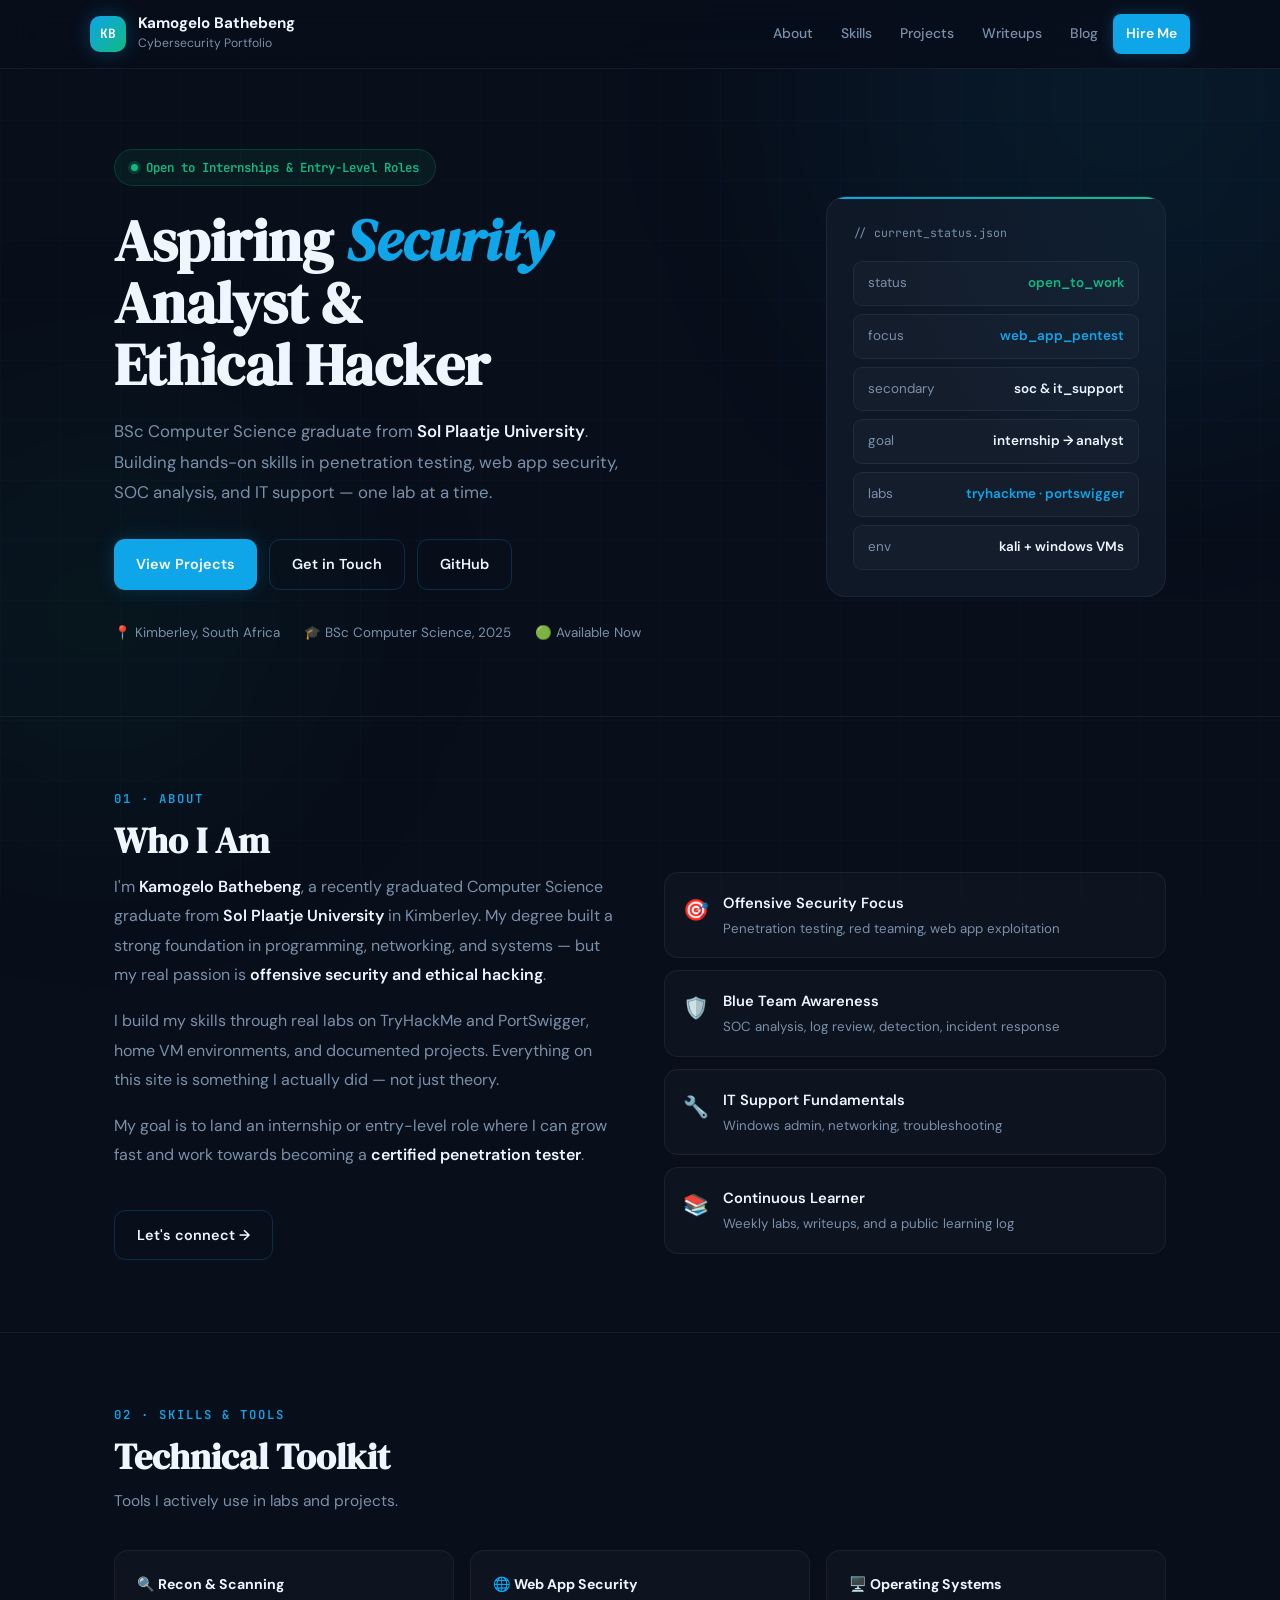
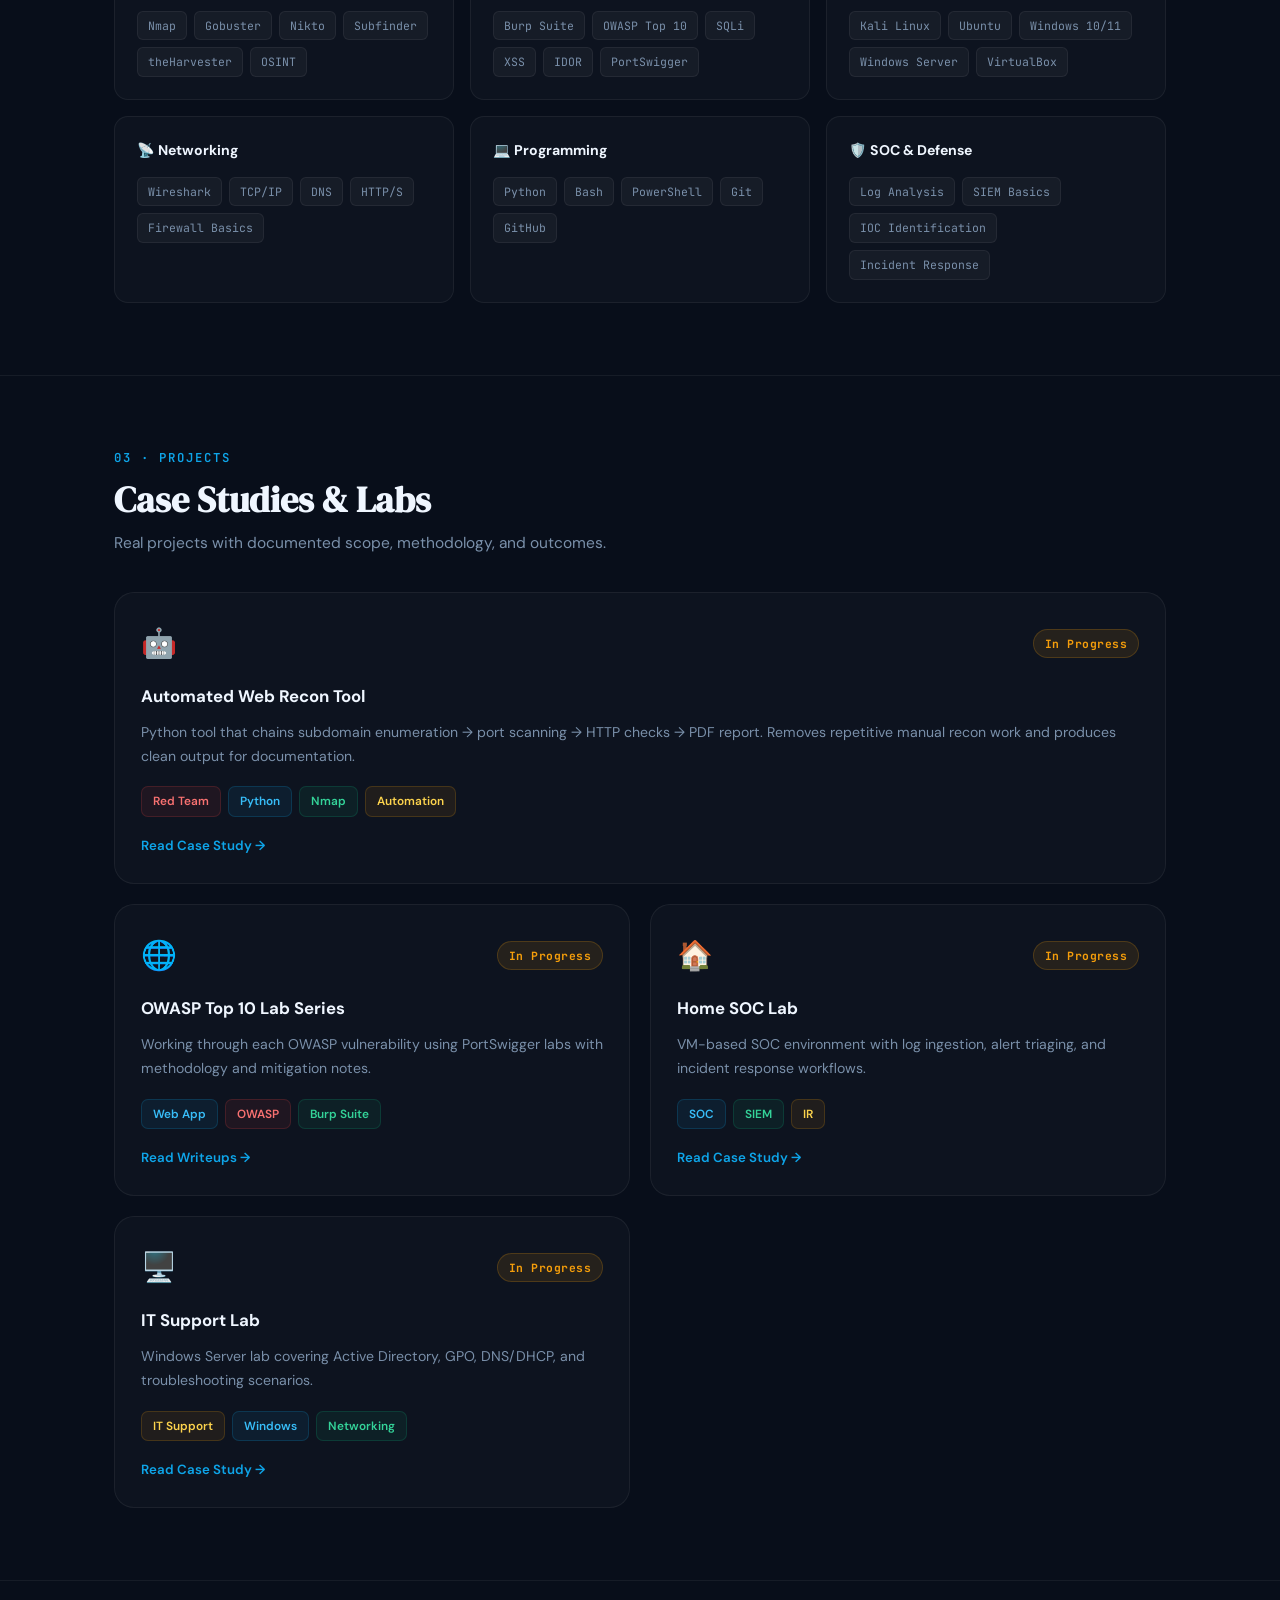
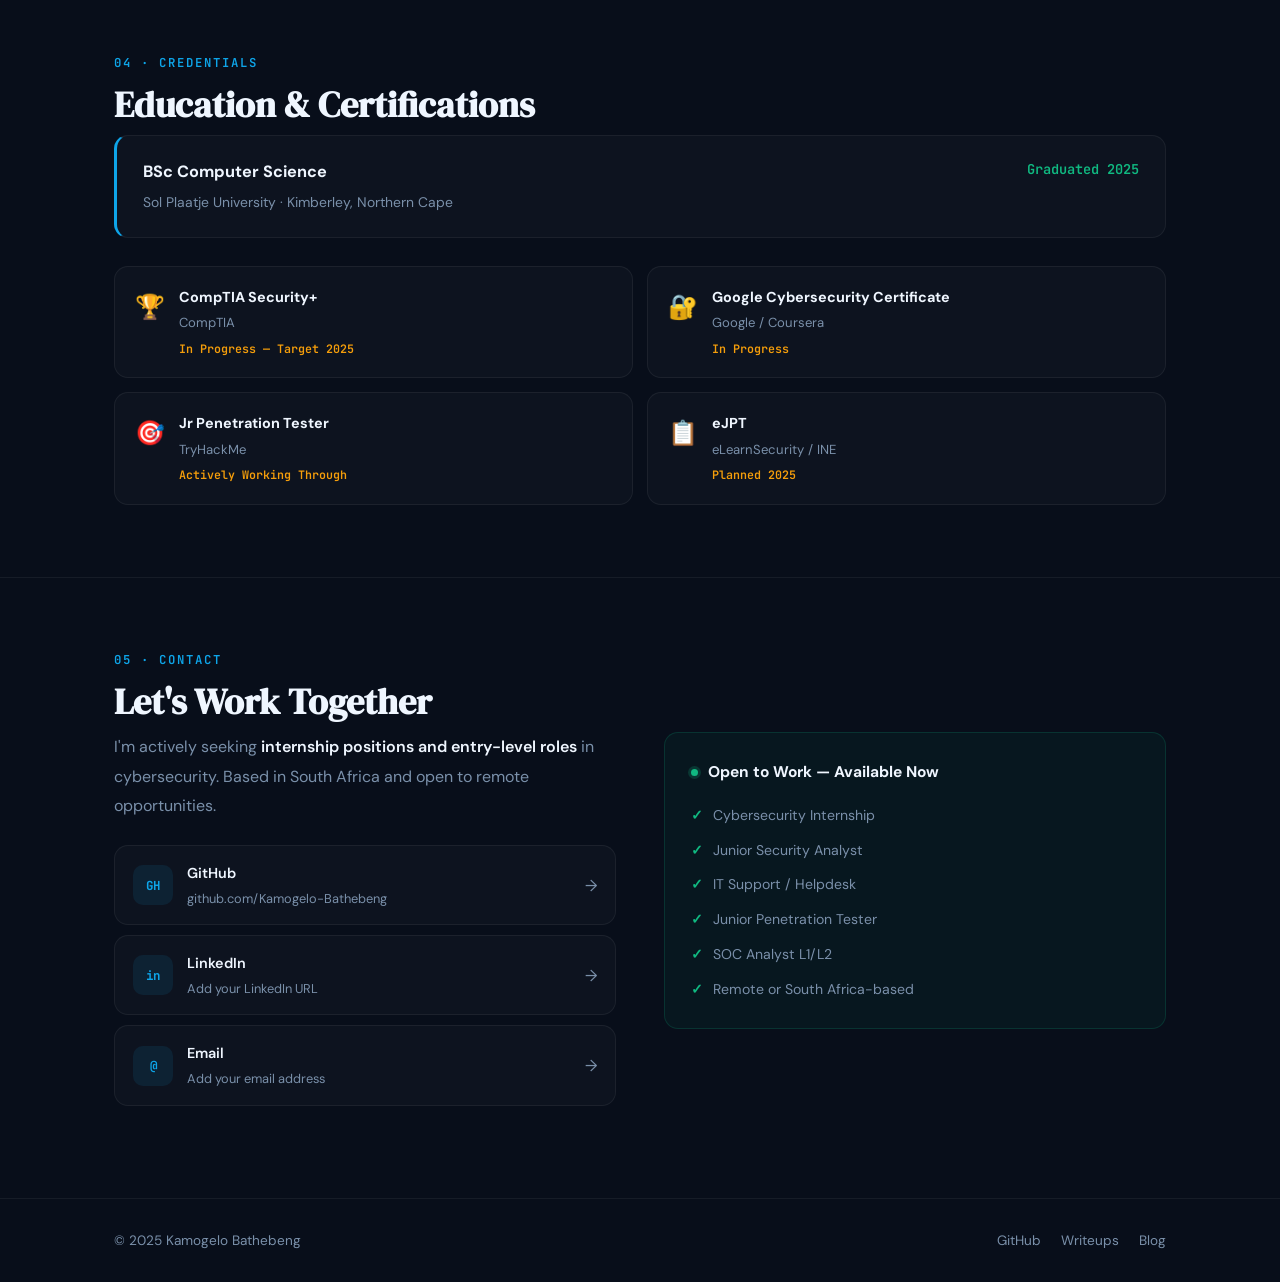
<file: index.html>
<!DOCTYPE html>
<html lang="en">
<head>
  <meta charset="utf-8"/>
  <meta name="viewport" content="width=device-width, initial-scale=1"/>
  <title>Kamogelo Bathebeng | Cybersecurity Portfolio</title>
  <meta name="description" content="BSc Computer Science graduate — open to cybersecurity internships and entry-level roles."/>
  <link rel="preconnect" href="https://fonts.googleapis.com"/>
  <link href="https://fonts.googleapis.com/css2?family=DM+Serif+Display:ital@0;1&family=DM+Sans:wght@400;500;600;700&family=JetBrains+Mono:wght@400;600&display=swap" rel="stylesheet"/>
  <style>
    :root {
      --bg:     #080E1A;
      --bg2:    #0F1827;
      --text:   #EFF6FF;
      --muted:  #7A90AA;
      --teal:   #0EA5E9;
      --teal2:  #0284C7;
      --green:  #10B981;
      --amber:  #F59E0B;
      --border: rgba(255,255,255,0.06);
      --bh:     rgba(14,165,233,0.22);
      --card:   rgba(255,255,255,0.025);
      --r:      14px;
    }
    *, *::before, *::after { box-sizing: border-box; margin: 0; padding: 0; }
    html { scroll-behavior: smooth; }
    body { font-family: 'DM Sans', sans-serif; background: var(--bg); color: var(--text); line-height: 1.7; overflow-x: hidden; }
    a { color: var(--teal); text-decoration: none; }
    strong { color: var(--text); font-weight: 600; }

    /* ── BACKGROUND ── */
    .bg-grid {
      position: fixed; inset: 0; z-index: 0; pointer-events: none;
      background-image: linear-gradient(rgba(14,165,233,0.03) 1px, transparent 1px), linear-gradient(90deg, rgba(14,165,233,0.03) 1px, transparent 1px);
      background-size: 60px 60px;
      animation: gridMove 20s linear infinite;
    }
    @keyframes gridMove { 0% { background-position: 0 0; } 100% { background-position: 60px 60px; } }
    .orb { position: fixed; border-radius: 50%; filter: blur(120px); pointer-events: none; z-index: 0; }
    .orb-1 { width: 600px; height: 600px; background: rgba(14,165,233,0.07); top: -200px; right: -150px; animation: orbFloat 8s ease-in-out infinite; }
    .orb-2 { width: 400px; height: 400px; background: rgba(16,185,129,0.05); bottom: 10%; left: -100px; animation: orbFloat 8s ease-in-out 4s infinite; }
    @keyframes orbFloat { 0%,100% { transform: translateY(0); } 50% { transform: translateY(-30px); } }

    /* ── LAYOUT ── */
    .container { max-width: 1100px; margin: 0 auto; padding: 0 24px; position: relative; z-index: 1; }
    .divider { height: 1px; background: var(--border); position: relative; z-index: 1; }
    section { padding: 72px 0; position: relative; z-index: 1; }

    /* ── NAV ── */
    #navbar {
      position: sticky; top: 0; z-index: 200;
      background: rgba(8,14,26,0.85); backdrop-filter: blur(20px);
      border-bottom: 1px solid var(--border); transition: background .3s;
    }
    .nav-inner { display: flex; align-items: center; justify-content: space-between; padding: 14px 0; }
    .nav-brand { display: flex; align-items: center; gap: 12px; color: var(--text); transition: opacity .2s; }
    .nav-brand:hover { opacity: 0.85; color: var(--text); }
    .nav-mark {
      width: 36px; height: 36px; border-radius: 10px;
      background: linear-gradient(135deg, var(--teal), var(--green));
      display: flex; align-items: center; justify-content: center;
      font-family: 'JetBrains Mono', monospace; font-weight: 700; font-size: 0.8rem; color: #fff;
      box-shadow: 0 0 20px rgba(14,165,233,0.3); flex-shrink: 0;
    }
    .nav-name { font-weight: 700; font-size: 0.95rem; line-height: 1.2; }
    .nav-tagline { font-size: 0.76rem; color: var(--muted); }
    .nav-links { display: flex; gap: 2px; align-items: center; }
    .nav-links a {
      color: var(--muted); font-weight: 500; font-size: 0.87rem;
      padding: 8px 13px; border-radius: 8px;
      transition: color .2s, background .2s; position: relative;
    }
    .nav-links a:hover { color: var(--text); background: rgba(255,255,255,0.04); }
    .nav-links a.nav-cta {
      background: var(--teal); color: #fff !important; font-weight: 600;
      box-shadow: 0 0 16px rgba(14,165,233,0.25);
      transition: background .2s, transform .2s, box-shadow .2s;
    }
    .nav-links a.nav-cta:hover { background: var(--teal2); transform: translateY(-1px); box-shadow: 0 0 24px rgba(14,165,233,0.4); }
    .nav-toggle { display: none; background: none; border: 1px solid var(--border); color: var(--text); border-radius: 8px; padding: 8px 12px; cursor: pointer; font-size: 0.85rem; font-family: inherit; transition: border-color .2s; }
    .nav-toggle:hover { border-color: var(--bh); }

    @media (max-width: 760px) {
      .nav-toggle { display: block; }
      .nav-links { display: none; flex-direction: column; position: absolute; top: 100%; left: 0; right: 0; background: rgba(8,14,26,0.97); backdrop-filter: blur(20px); border-bottom: 1px solid var(--border); padding: 14px 24px 20px; gap: 2px; }
      .nav-links.open { display: flex; animation: slideDown .2s ease; }
      .nav-links a { padding: 12px 8px; border-bottom: 1px solid var(--border); border-radius: 0; }
      @keyframes slideDown { from { opacity: 0; transform: translateY(-8px); } to { opacity: 1; transform: translateY(0); } }
    }

    /* ── HERO ── */
    .hero { padding: 80px 0 72px; }
    .hero-layout { display: grid; grid-template-columns: 1fr 340px; gap: 56px; align-items: center; }
    @media (max-width: 900px) { .hero-layout { grid-template-columns: 1fr; gap: 40px; } }

    .hero-badge {
      display: inline-flex; align-items: center; gap: 8px;
      background: rgba(16,185,129,0.08); border: 1px solid rgba(16,185,129,0.2);
      border-radius: 999px; padding: 7px 16px; margin-bottom: 24px;
      font-family: 'JetBrains Mono', monospace; font-size: 0.78rem; font-weight: 600; color: var(--green);
      animation: fadeUp .6s ease both;
    }
    .dot { width: 7px; height: 7px; border-radius: 50%; background: var(--green); flex-shrink: 0; box-shadow: 0 0 0 3px rgba(16,185,129,0.2); animation: pulse 2s infinite; }
    @keyframes pulse { 0%,100% { box-shadow: 0 0 0 3px rgba(16,185,129,0.2); } 50% { box-shadow: 0 0 0 7px rgba(16,185,129,0.04); } }

    .hero h1 { font-family: 'DM Serif Display', serif; font-size: clamp(2.4rem, 5vw, 3.6rem); line-height: 1.08; margin-bottom: 20px; animation: fadeUp .7s .1s ease both; }
    .hero h1 em { font-style: italic; color: var(--teal); }
    .hero-sub { font-size: 1.05rem; color: var(--muted); max-width: 520px; margin-bottom: 32px; line-height: 1.8; animation: fadeUp .7s .2s ease both; }
    .btn-row { display: flex; gap: 12px; flex-wrap: wrap; margin-bottom: 32px; animation: fadeUp .7s .3s ease both; }
    .hero-facts { display: flex; gap: 24px; flex-wrap: wrap; font-size: 0.84rem; color: var(--muted); animation: fadeUp .7s .4s ease both; }

    .status-card {
      background: var(--bg2); border: 1px solid var(--border); border-radius: 20px; padding: 26px;
      position: relative; overflow: hidden; animation: fadeUp .8s .2s ease both;
      transition: border-color .3s, transform .3s;
    }
    .status-card:hover { border-color: var(--bh); transform: translateY(-4px); }
    .status-card::before { content: ''; position: absolute; top: 0; left: 0; right: 0; height: 2px; background: linear-gradient(90deg, var(--teal), var(--green)); }
    .status-card::after { content: ''; position: absolute; inset: 0; background: radial-gradient(ellipse at top right, rgba(14,165,233,0.05), transparent 60%); pointer-events: none; }
    .status-card-title { font-family: 'JetBrains Mono', monospace; font-size: 0.72rem; color: var(--muted); margin-bottom: 18px; }
    .status-rows { display: flex; flex-direction: column; gap: 8px; }
    .status-row { display: flex; justify-content: space-between; align-items: center; background: rgba(255,255,255,0.025); border: 1px solid var(--border); border-radius: 9px; padding: 10px 14px; font-size: 0.84rem; transition: border-color .2s, background .2s; }
    .status-row:hover { border-color: var(--bh); background: rgba(14,165,233,0.04); }
    .s-label { color: var(--muted); }
    .s-value { font-weight: 600; }
    .s-value.teal { color: var(--teal); }
    .s-value.green { color: var(--green); }

    /* ── BUTTONS ── */
    .btn { display: inline-flex; align-items: center; gap: 8px; padding: 12px 22px; border-radius: 11px; font-weight: 600; font-size: 0.9rem; border: none; cursor: pointer; transition: transform .2s, background .2s, box-shadow .2s; font-family: inherit; }
    .btn:hover { transform: translateY(-2px); }
    .btn-primary { background: var(--teal); color: #fff; box-shadow: 0 0 20px rgba(14,165,233,0.2); }
    .btn-primary:hover { background: var(--teal2); box-shadow: 0 0 30px rgba(14,165,233,0.4); color: #fff; }
    .btn-outline { background: transparent; color: var(--text); border: 1px solid var(--bh); }
    .btn-outline:hover { background: rgba(14,165,233,0.08); color: var(--text); }

    /* ── SECTION HEADERS ── */
    .section-label { font-family: 'JetBrains Mono', monospace; font-size: 0.77rem; font-weight: 600; color: var(--teal); text-transform: uppercase; letter-spacing: 2px; margin-bottom: 10px; }
    .section-title { font-family: 'DM Serif Display', serif; font-size: clamp(1.8rem, 2.8vw, 2.4rem); line-height: 1.15; margin-bottom: 10px; }
    .section-sub { color: var(--muted); font-size: 0.97rem; margin-bottom: 36px; max-width: 560px; }

    /* ── TWO COL ── */
    .two-col { display: grid; grid-template-columns: 1fr 1fr; gap: 48px; align-items: start; }
    @media (max-width: 740px) { .two-col { grid-template-columns: 1fr; gap: 32px; } }

    /* ── ABOUT ── */
    .about-text p { color: var(--muted); margin-bottom: 16px; line-height: 1.85; }
    .highlights { display: flex; flex-direction: column; gap: 12px; }
    .highlight-item { display: flex; gap: 14px; align-items: flex-start; background: var(--card); border: 1px solid var(--border); border-radius: var(--r); padding: 18px; transition: border-color .25s, transform .25s, background .25s; }
    .highlight-item:hover { border-color: var(--bh); transform: translateX(6px); background: rgba(14,165,233,0.03); }
    .hi-icon { font-size: 1.3rem; flex-shrink: 0; margin-top: 1px; }
    .highlight-item strong { display: block; font-size: 0.92rem; margin-bottom: 3px; color: var(--text); }
    .highlight-item p { font-size: 0.83rem; margin: 0; color: var(--muted); line-height: 1.55; }

    /* ── SKILLS ── */
    .skills-grid { display: grid; grid-template-columns: repeat(3,1fr); gap: 16px; }
    @media (max-width: 900px) { .skills-grid { grid-template-columns: 1fr 1fr; } }
    @media (max-width: 520px) { .skills-grid { grid-template-columns: 1fr; } }
    .skill-box { background: var(--card); border: 1px solid var(--border); border-radius: var(--r); padding: 22px; transition: border-color .25s, transform .25s, box-shadow .25s; position: relative; overflow: hidden; }
    .skill-box::before { content: ''; position: absolute; inset: 0; background: radial-gradient(ellipse at top left, rgba(14,165,233,0.06), transparent 60%); opacity: 0; transition: opacity .3s; }
    .skill-box:hover { border-color: var(--bh); transform: translateY(-5px); box-shadow: 0 16px 40px rgba(0,0,0,0.3); }
    .skill-box:hover::before { opacity: 1; }
    .skill-box-title { font-weight: 700; font-size: 0.88rem; margin-bottom: 14px; position: relative; }
    .tags { display: flex; flex-wrap: wrap; gap: 7px; position: relative; }
    .tags span { font-family: 'JetBrains Mono', monospace; font-size: 0.72rem; padding: 4px 10px; border-radius: 6px; background: rgba(255,255,255,0.04); border: 1px solid var(--border); color: var(--muted); transition: color .2s, border-color .2s, background .2s; cursor: default; }
    .tags span:hover { color: var(--teal); border-color: var(--bh); background: rgba(14,165,233,0.07); }

    /* ── PROJECTS ── */
    .projects-grid { display: grid; grid-template-columns: 1fr 1fr; gap: 20px; }
    @media (max-width: 740px) { .projects-grid { grid-template-columns: 1fr; } }
    .project-card { background: var(--card); border: 1px solid var(--border); border-radius: 20px; padding: 26px; display: flex; flex-direction: column; transition: border-color .3s, transform .3s, box-shadow .3s; position: relative; overflow: hidden; }
    .project-card.wide { grid-column: span 2; }
    @media (max-width: 740px) { .project-card.wide { grid-column: span 1; } }
    .project-card::before { content: ''; position: absolute; top: 0; left: 0; right: 0; height: 1px; background: linear-gradient(90deg, transparent, var(--teal), transparent); transform: scaleX(0); transition: transform .4s; }
    .project-card:hover { border-color: var(--bh); transform: translateY(-6px); box-shadow: 0 20px 50px rgba(0,0,0,0.35); }
    .project-card:hover::before { transform: scaleX(1); }
    .pc-top { display: flex; justify-content: space-between; align-items: center; margin-bottom: 14px; }
    .pc-icon { font-size: 1.8rem; }
    .pc-status { font-family: 'JetBrains Mono', monospace; font-size: 0.71rem; font-weight: 700; padding: 4px 11px; border-radius: 999px; letter-spacing: 0.5px; }
    .pc-status.building { background: rgba(245,158,11,0.1); color: var(--amber); border: 1px solid rgba(245,158,11,0.2); }
    .pc-status.done { background: rgba(16,185,129,0.1); color: var(--green); border: 1px solid rgba(16,185,129,0.25); }
    .pc-title { font-weight: 700; font-size: 1.05rem; margin-bottom: 10px; }
    .pc-desc { color: var(--muted); font-size: 0.88rem; line-height: 1.7; flex: 1; margin-bottom: 18px; }
    .pc-tags { display: flex; gap: 7px; flex-wrap: wrap; margin-bottom: 18px; }
    .tag { font-size: 0.74rem; font-weight: 600; padding: 4px 11px; border-radius: 7px; }
    .tag.red   { background: rgba(239,68,68,0.08);  color: #F87171; border: 1px solid rgba(239,68,68,0.18); }
    .tag.blue  { background: rgba(14,165,233,0.08); color: #38BDF8; border: 1px solid rgba(14,165,233,0.18); }
    .tag.green { background: rgba(16,185,129,0.08); color: #34D399; border: 1px solid rgba(16,185,129,0.18); }
    .tag.amber { background: rgba(245,158,11,0.08); color: #FCD34D; border: 1px solid rgba(245,158,11,0.18); }
    .pc-link { font-size: 0.83rem; font-weight: 600; color: var(--teal); display: inline-flex; align-items: center; gap: 4px; margin-top: auto; transition: gap .2s, opacity .2s; }
    .pc-link:hover { gap: 10px; opacity: 0.8; color: var(--teal); }

    /* ── CERTS ── */
    .edu-block { background: var(--card); border: 1px solid var(--border); border-left: 3px solid var(--teal); border-radius: var(--r); padding: 22px 26px; display: flex; justify-content: space-between; align-items: flex-start; gap: 16px; flex-wrap: wrap; margin-bottom: 28px; transition: border-color .2s, transform .2s; }
    .edu-block:hover { border-color: var(--bh); transform: translateX(4px); }
    .edu-degree { font-weight: 700; font-size: 1.02rem; margin-bottom: 5px; }
    .edu-school { color: var(--muted); font-size: 0.87rem; }
    .edu-year { font-family: 'JetBrains Mono', monospace; font-size: 0.85rem; color: var(--green); font-weight: 600; white-space: nowrap; }
    .certs-grid { display: grid; grid-template-columns: 1fr 1fr; gap: 14px; }
    @media (max-width: 640px) { .certs-grid { grid-template-columns: 1fr; } }
    .cert-card { background: var(--card); border: 1px solid var(--border); border-radius: var(--r); padding: 18px 20px; display: flex; gap: 14px; align-items: flex-start; transition: border-color .25s, transform .25s; }
    .cert-card:hover { border-color: var(--bh); transform: translateY(-3px); }
    .cert-icon { font-size: 1.5rem; flex-shrink: 0; margin-top: 2px; }
    .cert-name { font-weight: 700; font-size: 0.9rem; margin-bottom: 3px; }
    .cert-org { font-size: 0.82rem; color: var(--muted); margin-bottom: 5px; }
    .cert-status { font-family: 'JetBrains Mono', monospace; font-size: 0.73rem; font-weight: 600; }
    .cert-status.pending { color: var(--amber); }
    .cert-status.done { color: var(--green); }

    /* ── CONTACT ── */
    .contact-links { display: flex; flex-direction: column; gap: 10px; }
    .contact-link { display: flex; align-items: center; gap: 14px; padding: 15px 18px; background: var(--card); border: 1px solid var(--border); border-radius: var(--r); color: var(--text); transition: border-color .25s, transform .25s, background .25s; }
    .contact-link:hover { border-color: var(--bh); transform: translateX(6px); background: rgba(14,165,233,0.04); color: var(--text); }
    .cl-icon { width: 40px; height: 40px; border-radius: 10px; background: rgba(14,165,233,0.1); display: flex; align-items: center; justify-content: center; font-family: 'JetBrains Mono', monospace; font-size: 0.78rem; font-weight: 700; color: var(--teal); flex-shrink: 0; transition: background .2s; }
    .contact-link:hover .cl-icon { background: rgba(14,165,233,0.18); }
    .cl-name { font-weight: 600; font-size: 0.9rem; }
    .cl-sub { font-size: 0.8rem; color: var(--muted); margin-top: 2px; }
    .contact-link span:last-child { margin-left: auto; color: var(--muted); transition: transform .2s, color .2s; }
    .contact-link:hover span:last-child { transform: translateX(4px); color: var(--teal); }
    .open-box { background: rgba(16,185,129,0.05); border: 1px solid rgba(16,185,129,0.18); border-radius: var(--r); padding: 26px; }
    .open-title { font-weight: 700; font-size: 0.97rem; margin-bottom: 18px; display: flex; align-items: center; gap: 10px; }
    .open-list { list-style: none; display: flex; flex-direction: column; gap: 11px; }
    .open-list li { font-size: 0.88rem; color: var(--muted); display: flex; align-items: center; gap: 10px; }
    .open-list li::before { content: '✓'; color: var(--green); font-weight: 700; flex-shrink: 0; }

    /* ── FOOTER ── */
    footer { border-top: 1px solid var(--border); padding: 30px 0; margin-top: 20px; position: relative; z-index: 1; }
    .footer-inner { display: flex; justify-content: space-between; align-items: center; flex-wrap: wrap; gap: 12px; font-size: 0.85rem; color: var(--muted); }
    .footer-links { display: flex; gap: 20px; }
    .footer-links a { color: var(--muted); transition: color .2s; }
    .footer-links a:hover { color: var(--teal); }

    /* ── SCROLLBAR ── */
    ::-webkit-scrollbar { width: 6px; }
    ::-webkit-scrollbar-track { background: var(--bg); }
    ::-webkit-scrollbar-thumb { background: rgba(14,165,233,0.3); border-radius: 3px; }
    ::-webkit-scrollbar-thumb:hover { background: rgba(14,165,233,0.5); }

    /* ── SCROLL REVEAL ── */
    .reveal { opacity: 0; transform: translateY(24px); transition: opacity .6s ease, transform .6s ease; }
    .reveal.visible { opacity: 1; transform: translateY(0); }
    .d1 { transition-delay: .1s; }
    .d2 { transition-delay: .2s; }
    .d3 { transition-delay: .3s; }
    .d4 { transition-delay: .4s; }

    @keyframes fadeUp { from { opacity: 0; transform: translateY(20px); } to { opacity: 1; transform: translateY(0); } }
  </style>
</head>
<body>

  <div class="bg-grid"></div>
  <div class="orb orb-1"></div>
  <div class="orb orb-2"></div>

  <!-- NAV -->
  <nav id="navbar">
    <div class="container nav-inner">
      <a href="index.html" class="nav-brand">
        <div class="nav-mark">KB</div>
        <div>
          <div class="nav-name">Kamogelo Bathebeng</div>
          <div class="nav-tagline">Cybersecurity Portfolio</div>
        </div>
      </a>
      <button class="nav-toggle" id="navToggle">☰ Menu</button>
      <div class="nav-links" id="navLinks">
        <a href="#about">About</a>
        <a href="#skills">Skills</a>
        <a href="#projects">Projects</a>
        <a href="writeups/index.html">Writeups</a>
        <a href="blog/index.html">Blog</a>
        <a href="#contact" class="nav-cta">Hire Me</a>
      </div>
    </div>
  </nav>

  <!-- HERO -->
  <section class="hero">
    <div class="container">
      <div class="hero-layout">
        <div>
          <div class="hero-badge"><span class="dot"></span>Open to Internships &amp; Entry-Level Roles</div>
          <h1>Aspiring <em>Security</em><br/>Analyst &amp;<br/>Ethical Hacker</h1>
          <p class="hero-sub">BSc Computer Science graduate from <strong>Sol Plaatje University</strong>. Building hands-on skills in penetration testing, web app security, SOC analysis, and IT support — one lab at a time.</p>
          <div class="btn-row">
            <a href="#projects" class="btn btn-primary">View Projects</a>
            <a href="#contact" class="btn btn-outline">Get in Touch</a>
            <a href="https://github.com/Kamogelo-Bathebeng" target="_blank" class="btn btn-outline">GitHub</a>
          </div>
          <div class="hero-facts">
            <span>📍 Kimberley, South Africa</span>
            <span>🎓 BSc Computer Science, 2025</span>
            <span>🟢 Available Now</span>
          </div>
        </div>
        <div class="status-card">
          <div class="status-card-title">// current_status.json</div>
          <div class="status-rows">
            <div class="status-row"><span class="s-label">status</span><span class="s-value green">open_to_work</span></div>
            <div class="status-row"><span class="s-label">focus</span><span class="s-value teal">web_app_pentest</span></div>
            <div class="status-row"><span class="s-label">secondary</span><span class="s-value">soc &amp; it_support</span></div>
            <div class="status-row"><span class="s-label">goal</span><span class="s-value">internship → analyst</span></div>
            <div class="status-row"><span class="s-label">labs</span><span class="s-value teal">tryhackme · portswigger</span></div>
            <div class="status-row"><span class="s-label">env</span><span class="s-value">kali + windows VMs</span></div>
          </div>
        </div>
      </div>
    </div>
  </section>

  <!-- ABOUT -->
  <div class="divider"></div>
  <section id="about">
    <div class="container">
      <div class="section-label reveal">01 · About</div>
      <h2 class="section-title reveal d1">Who I Am</h2>
      <div class="two-col">
        <div class="about-text reveal d2">
          <p>I'm <strong>Kamogelo Bathebeng</strong>, a recently graduated Computer Science graduate from <strong>Sol Plaatje University</strong> in Kimberley. My degree built a strong foundation in programming, networking, and systems — but my real passion is <strong>offensive security and ethical hacking</strong>.</p>
          <p>I build my skills through real labs on TryHackMe and PortSwigger, home VM environments, and documented projects. Everything on this site is something I actually did — not just theory.</p>
          <p>My goal is to land an internship or entry-level role where I can grow fast and work towards becoming a <strong>certified penetration tester</strong>.</p>
          <a href="#contact" class="btn btn-outline" style="margin-top:24px;display:inline-flex;">Let's connect →</a>
        </div>
        <div class="highlights reveal d3">
          <div class="highlight-item"><div class="hi-icon">🎯</div><div><strong>Offensive Security Focus</strong><p>Penetration testing, red teaming, web app exploitation</p></div></div>
          <div class="highlight-item"><div class="hi-icon">🛡️</div><div><strong>Blue Team Awareness</strong><p>SOC analysis, log review, detection, incident response</p></div></div>
          <div class="highlight-item"><div class="hi-icon">🔧</div><div><strong>IT Support Fundamentals</strong><p>Windows admin, networking, troubleshooting</p></div></div>
          <div class="highlight-item"><div class="hi-icon">📚</div><div><strong>Continuous Learner</strong><p>Weekly labs, writeups, and a public learning log</p></div></div>
        </div>
      </div>
    </div>
  </section>

  <!-- SKILLS -->
  <div class="divider"></div>
  <section id="skills">
    <div class="container">
      <div class="section-label reveal">02 · Skills &amp; Tools</div>
      <h2 class="section-title reveal d1">Technical Toolkit</h2>
      <p class="section-sub reveal d2">Tools I actively use in labs and projects.</p>
      <div class="skills-grid">
        <div class="skill-box reveal"><div class="skill-box-title">🔍 Recon &amp; Scanning</div><div class="tags"><span>Nmap</span><span>Gobuster</span><span>Nikto</span><span>Subfinder</span><span>theHarvester</span><span>OSINT</span></div></div>
        <div class="skill-box reveal d1"><div class="skill-box-title">🌐 Web App Security</div><div class="tags"><span>Burp Suite</span><span>OWASP Top 10</span><span>SQLi</span><span>XSS</span><span>IDOR</span><span>PortSwigger</span></div></div>
        <div class="skill-box reveal d2"><div class="skill-box-title">🖥️ Operating Systems</div><div class="tags"><span>Kali Linux</span><span>Ubuntu</span><span>Windows 10/11</span><span>Windows Server</span><span>VirtualBox</span></div></div>
        <div class="skill-box reveal"><div class="skill-box-title">📡 Networking</div><div class="tags"><span>Wireshark</span><span>TCP/IP</span><span>DNS</span><span>HTTP/S</span><span>Firewall Basics</span></div></div>
        <div class="skill-box reveal d1"><div class="skill-box-title">💻 Programming</div><div class="tags"><span>Python</span><span>Bash</span><span>PowerShell</span><span>Git</span><span>GitHub</span></div></div>
        <div class="skill-box reveal d2"><div class="skill-box-title">🛡️ SOC &amp; Defense</div><div class="tags"><span>Log Analysis</span><span>SIEM Basics</span><span>IOC Identification</span><span>Incident Response</span></div></div>
      </div>
    </div>
  </section>

  <!-- PROJECTS -->
  <div class="divider"></div>
  <section id="projects">
    <div class="container">
      <div class="section-label reveal">03 · Projects</div>
      <h2 class="section-title reveal d1">Case Studies &amp; Labs</h2>
      <p class="section-sub reveal d2">Real projects with documented scope, methodology, and outcomes.</p>
      <div class="projects-grid">
        <div class="project-card wide reveal">
          <div class="pc-top"><span class="pc-icon">🤖</span><span class="pc-status building">In Progress</span></div>
          <div class="pc-title">Automated Web Recon Tool</div>
          <div class="pc-desc">Python tool that chains subdomain enumeration → port scanning → HTTP checks → PDF report. Removes repetitive manual recon work and produces clean output for documentation.</div>
          <div class="pc-tags"><span class="tag red">Red Team</span><span class="tag blue">Python</span><span class="tag green">Nmap</span><span class="tag amber">Automation</span></div>
          <a href="projects/recon-tool.html" class="pc-link">Read Case Study →</a>
        </div>
        <div class="project-card reveal d1">
          <div class="pc-top"><span class="pc-icon">🌐</span><span class="pc-status building">In Progress</span></div>
          <div class="pc-title">OWASP Top 10 Lab Series</div>
          <div class="pc-desc">Working through each OWASP vulnerability using PortSwigger labs with methodology and mitigation notes.</div>
          <div class="pc-tags"><span class="tag blue">Web App</span><span class="tag red">OWASP</span><span class="tag green">Burp Suite</span></div>
          <a href="writeups/index.html" class="pc-link">Read Writeups →</a>
        </div>
        <div class="project-card reveal d2">
          <div class="pc-top"><span class="pc-icon">🏠</span><span class="pc-status building">In Progress</span></div>
          <div class="pc-title">Home SOC Lab</div>
          <div class="pc-desc">VM-based SOC environment with log ingestion, alert triaging, and incident response workflows.</div>
          <div class="pc-tags"><span class="tag blue">SOC</span><span class="tag green">SIEM</span><span class="tag amber">IR</span></div>
          <a href="projects/soc-lab.html" class="pc-link">Read Case Study →</a>
        </div>
        <div class="project-card reveal d1">
          <div class="pc-top"><span class="pc-icon">🖥️</span><span class="pc-status building">In Progress</span></div>
          <div class="pc-title">IT Support Lab</div>
          <div class="pc-desc">Windows Server lab covering Active Directory, GPO, DNS/DHCP, and troubleshooting scenarios.</div>
          <div class="pc-tags"><span class="tag amber">IT Support</span><span class="tag blue">Windows</span><span class="tag green">Networking</span></div>
          <a href="projects/it-support-lab.html" class="pc-link">Read Case Study →</a>
        </div>
      </div>
    </div>
  </section>

  <!-- CERTIFICATIONS -->
  <div class="divider"></div>
  <section id="certifications">
    <div class="container">
      <div class="section-label reveal">04 · Credentials</div>
      <h2 class="section-title reveal d1">Education &amp; Certifications</h2>
      <div class="edu-block reveal d2">
        <div><div class="edu-degree">BSc Computer Science</div><div class="edu-school">Sol Plaatje University · Kimberley, Northern Cape</div></div>
        <div class="edu-year">Graduated 2025</div>
      </div>
      <div class="certs-grid">
        <div class="cert-card reveal"><div class="cert-icon">🏆</div><div><div class="cert-name">CompTIA Security+</div><div class="cert-org">CompTIA</div><div class="cert-status pending">In Progress — Target 2025</div></div></div>
        <div class="cert-card reveal d1"><div class="cert-icon">🔐</div><div><div class="cert-name">Google Cybersecurity Certificate</div><div class="cert-org">Google / Coursera</div><div class="cert-status pending">In Progress</div></div></div>
        <div class="cert-card reveal d2"><div class="cert-icon">🎯</div><div><div class="cert-name">Jr Penetration Tester</div><div class="cert-org">TryHackMe</div><div class="cert-status pending">Actively Working Through</div></div></div>
        <div class="cert-card reveal d3"><div class="cert-icon">📋</div><div><div class="cert-name">eJPT</div><div class="cert-org">eLearnSecurity / INE</div><div class="cert-status pending">Planned 2025</div></div></div>
      </div>
    </div>
  </section>

  <!-- CONTACT -->
  <div class="divider"></div>
  <section id="contact">
    <div class="container">
      <div class="section-label reveal">05 · Contact</div>
      <h2 class="section-title reveal d1">Let's Work Together</h2>
      <div class="two-col">
        <div class="reveal d2">
          <p style="color:var(--muted);margin-bottom:24px;line-height:1.85;">I'm actively seeking <strong>internship positions and entry-level roles</strong> in cybersecurity. Based in South Africa and open to remote opportunities.</p>
          <div class="contact-links">
            <a href="https://github.com/Kamogelo-Bathebeng" target="_blank" class="contact-link"><div class="cl-icon">GH</div><div><div class="cl-name">GitHub</div><div class="cl-sub">github.com/Kamogelo-Bathebeng</div></div><span>→</span></a>
            <a href="https://linkedin.com" target="_blank" class="contact-link"><div class="cl-icon">in</div><div><div class="cl-name">LinkedIn</div><div class="cl-sub">Add your LinkedIn URL</div></div><span>→</span></a>
            <a href="mailto:youremail@example.com" class="contact-link"><div class="cl-icon">@</div><div><div class="cl-name">Email</div><div class="cl-sub">Add your email address</div></div><span>→</span></a>
          </div>
        </div>
        <div class="open-box reveal d3">
          <div class="open-title"><span class="dot"></span>Open to Work — Available Now</div>
          <ul class="open-list">
            <li>Cybersecurity Internship</li>
            <li>Junior Security Analyst</li>
            <li>IT Support / Helpdesk</li>
            <li>Junior Penetration Tester</li>
            <li>SOC Analyst L1/L2</li>
            <li>Remote or South Africa-based</li>
          </ul>
        </div>
      </div>
    </div>
  </section>

  <!-- FOOTER -->
  <footer>
    <div class="container footer-inner">
      <div>© 2025 Kamogelo Bathebeng</div>
      <div class="footer-links">
        <a href="https://github.com/Kamogelo-Bathebeng" target="_blank">GitHub</a>
        <a href="writeups/index.html">Writeups</a>
        <a href="blog/index.html">Blog</a>
      </div>
    </div>
  </footer>

  <script>
    // Nav toggle
    var toggle = document.getElementById('navToggle');
    var links  = document.getElementById('navLinks');
    toggle.addEventListener('click', function() { links.classList.toggle('open'); });
    links.querySelectorAll('a').forEach(function(a) {
      a.addEventListener('click', function() { links.classList.remove('open'); });
    });

    // Nav darkens on scroll
    var navbar = document.getElementById('navbar');
    window.addEventListener('scroll', function() {
      navbar.style.background = window.scrollY > 40 ? 'rgba(8,14,26,0.97)' : 'rgba(8,14,26,0.85)';
    });

    // Scroll reveal
    var revealEls = document.querySelectorAll('.reveal');
    if ('IntersectionObserver' in window) {
      var io = new IntersectionObserver(function(entries) {
        entries.forEach(function(e) {
          if (e.isIntersecting) { e.target.classList.add('visible'); io.unobserve(e.target); }
        });
      }, { threshold: 0.1 });
      revealEls.forEach(function(el) { io.observe(el); });
    } else {
      revealEls.forEach(function(el) { el.classList.add('visible'); });
    }

    // Stagger skill tags on hover
    document.querySelectorAll('.skill-box').forEach(function(box) {
      box.addEventListener('mouseenter', function() {
        box.querySelectorAll('.tags span').forEach(function(tag, i) { tag.style.transitionDelay = (i * 35) + 'ms'; });
      });
      box.addEventListener('mouseleave', function() {
        box.querySelectorAll('.tags span').forEach(function(tag) { tag.style.transitionDelay = '0ms'; });
      });
    });
  </script>
</body>
</html>
</file>
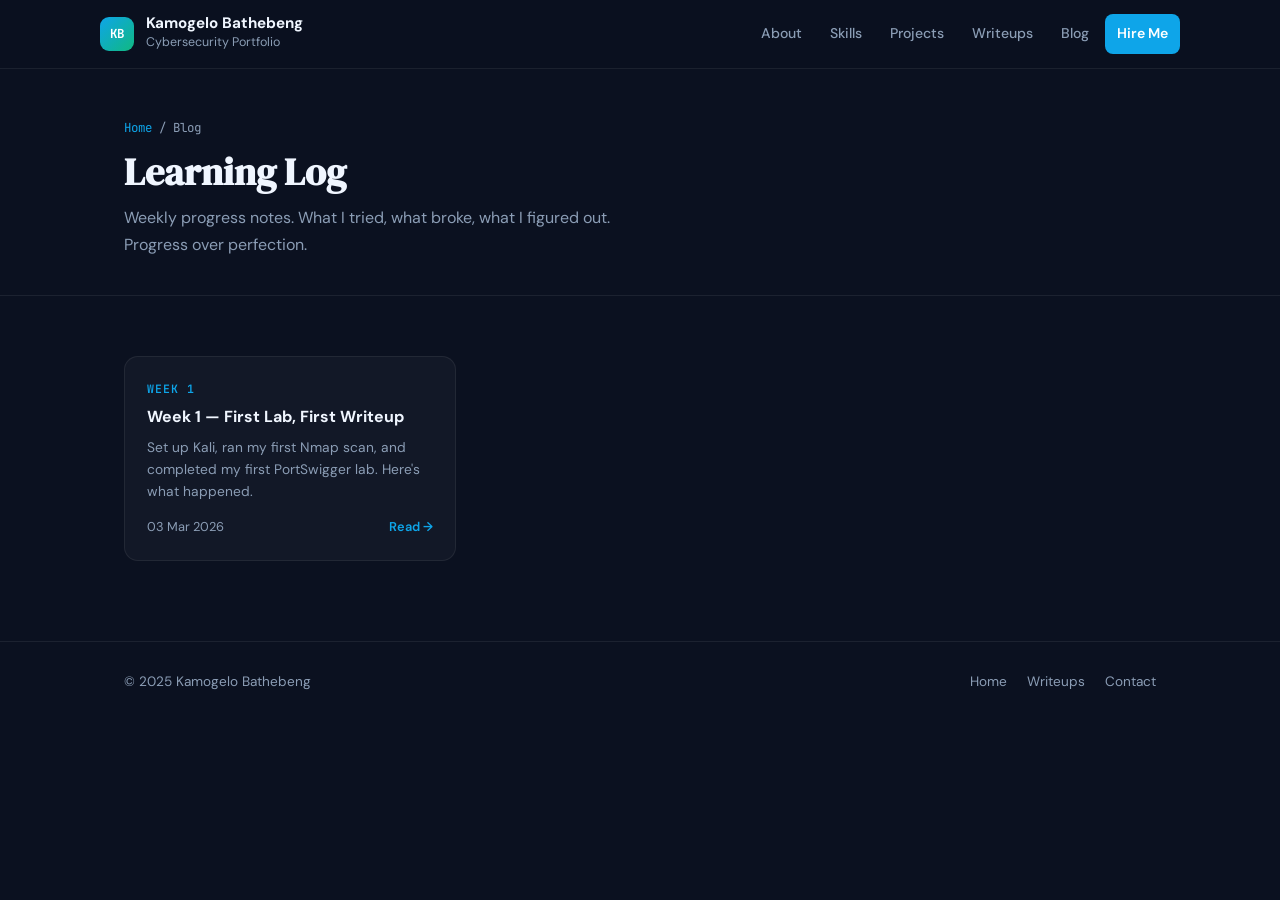
<file: blog/index.html>
<!DOCTYPE html>
<html lang="en">
<head>
  <meta charset="utf-8"/>
  <meta name="viewport" content="width=device-width, initial-scale=1"/>
  <title>Blog | Kamogelo Bathebeng</title>
  <link rel="preconnect" href="https://fonts.googleapis.com"/>
  <link href="https://fonts.googleapis.com/css2?family=DM+Serif+Display:ital@0;1&family=DM+Sans:wght@400;500;600;700&family=JetBrains+Mono:wght@400;600&display=swap" rel="stylesheet"/>
  <link rel="stylesheet" href="../style.css"/>
</head>
<body>

  <nav id="navbar">
    <div class="container nav-inner">
      <a href="../index.html" class="nav-brand">
        <div class="nav-mark">KB</div>
        <div>
          <div class="nav-name">Kamogelo Bathebeng</div>
          <div class="nav-tagline">Cybersecurity Portfolio</div>
        </div>
      </a>
      <button class="nav-toggle" id="navToggle">Menu</button>
      <div class="nav-links" id="navLinks">
        <a href="../index.html#about">About</a>
        <a href="../index.html#skills">Skills</a>
        <a href="../index.html#projects">Projects</a>
        <a href="../writeups/index.html">Writeups</a>
        <a href="index.html">Blog</a>
        <a href="../index.html#contact" class="nav-cta">Hire Me</a>
      </div>
    </div>
  </nav>

  <section class="page-hero">
    <div class="container">
      <div class="breadcrumb reveal"><a href="../index.html">Home</a> / Blog</div>
      <h1 class="reveal d1">Learning Log</h1>
      <p class="reveal d2" style="color:var(--muted); max-width:520px;">
        Weekly progress notes. What I tried, what broke, what I figured out.
        Progress over perfection.
      </p>
    </div>
  </section>

  <div class="divider"></div>

  <section>
    <div class="container">
      <div class="article-grid">

        <!-- COPY THIS CARD FOR EVERY NEW BLOG POST -->
        <div class="article-card reveal">
          <div class="ac-label">Week 1</div>
          <h3><a href="week-01.html">Week 1 — First Lab, First Writeup</a></h3>
          <p>Set up Kali, ran my first Nmap scan, and completed my first PortSwigger lab. Here's what happened.</p>
          <div class="ac-footer">
            <span>03 Mar 2026</span>
            <a href="week-01.html">Read →</a>
          </div>
        </div>
        <!-- END CARD -->

        <!-- ADD NEW CARDS HERE (newest at the top) -->

      </div>
    </div>
  </section>

  <footer>
    <div class="container footer-inner">
      <div>© 2025 Kamogelo Bathebeng</div>
      <div class="footer-links">
        <a href="../index.html">Home</a>
        <a href="../writeups/index.html">Writeups</a>
        <a href="../index.html#contact">Contact</a>
      </div>
    </div>
  </footer>

  <script src="../script.js"></script>
</body>
</html>
</file>
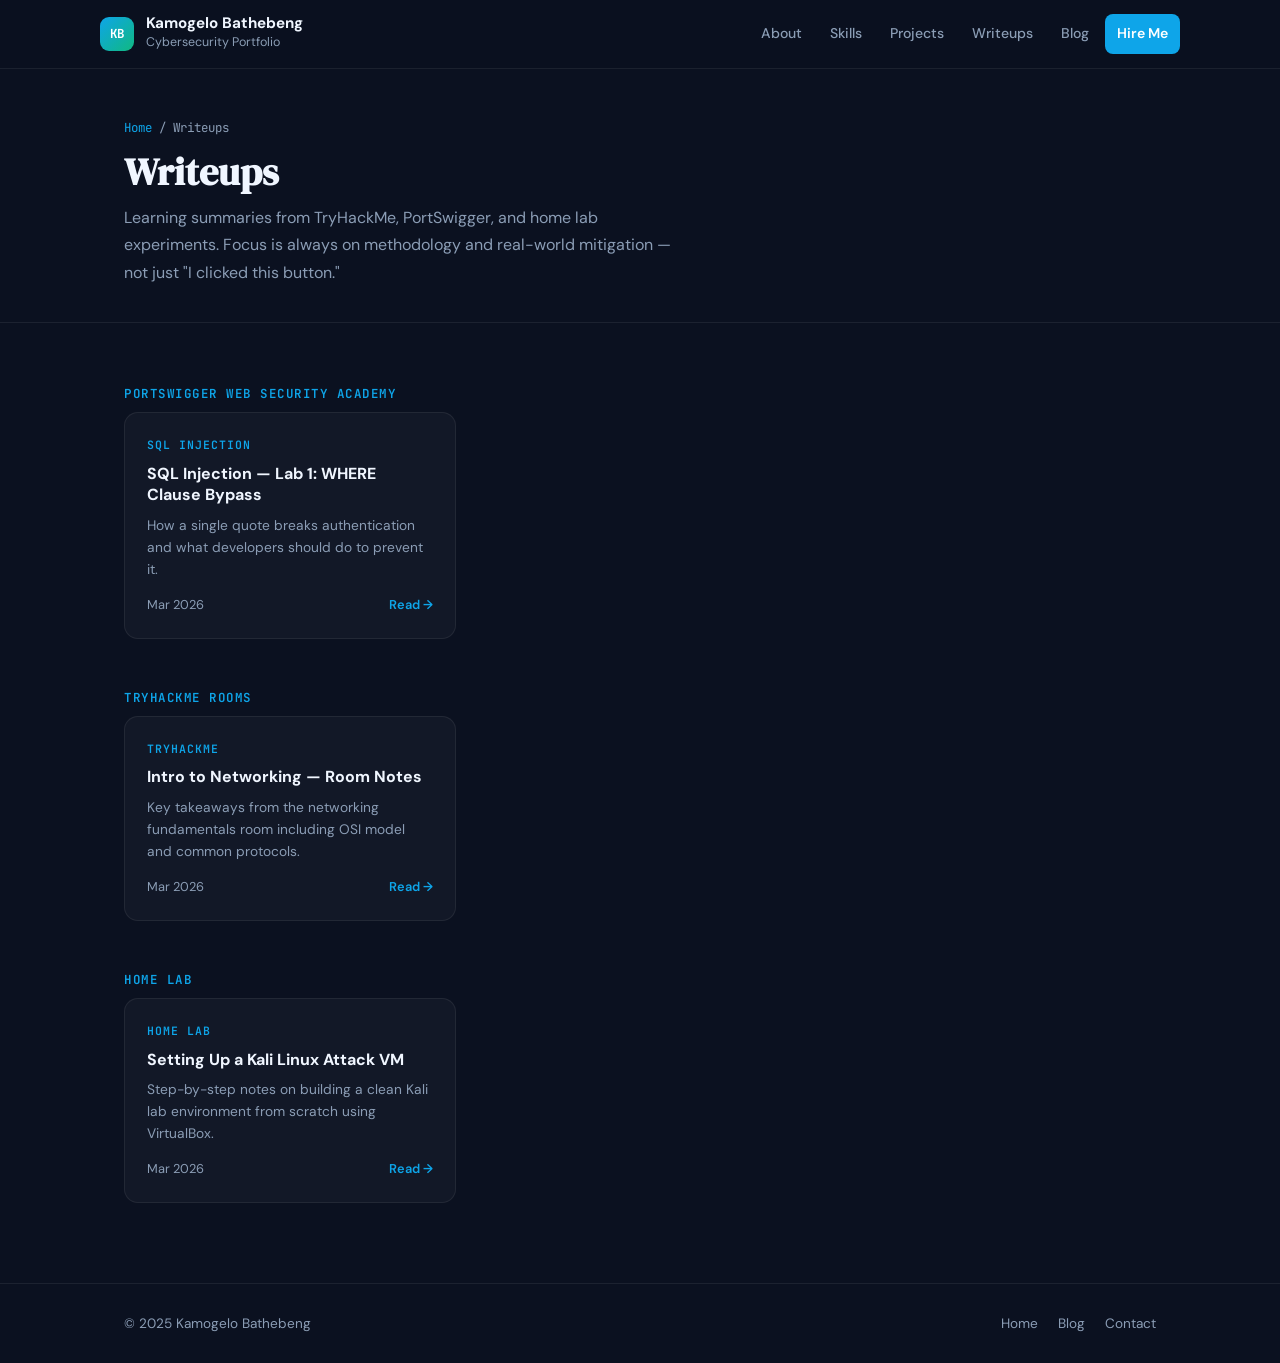
<file: writeups/index.html>
<!DOCTYPE html>
<html lang="en">
<head>
  <meta charset="utf-8"/>
  <meta name="viewport" content="width=device-width, initial-scale=1"/>
  <title>Writeups | Kamogelo Bathebeng</title>
  <link rel="preconnect" href="https://fonts.googleapis.com"/>
  <link href="https://fonts.googleapis.com/css2?family=DM+Serif+Display:ital@0;1&family=DM+Sans:wght@400;500;600;700&family=JetBrains+Mono:wght@400;600&display=swap" rel="stylesheet"/>
  <link rel="stylesheet" href="../style.css"/>
</head>
<body>

  <nav id="navbar">
    <div class="container nav-inner">
      <a href="../index.html" class="nav-brand">
        <div class="nav-mark">KB</div>
        <div>
          <div class="nav-name">Kamogelo Bathebeng</div>
          <div class="nav-tagline">Cybersecurity Portfolio</div>
        </div>
      </a>
      <button class="nav-toggle" id="navToggle">Menu</button>
      <div class="nav-links" id="navLinks">
        <a href="../index.html#about">About</a>
        <a href="../index.html#skills">Skills</a>
        <a href="../index.html#projects">Projects</a>
        <a href="index.html">Writeups</a>
        <a href="../blog/index.html">Blog</a>
        <a href="../index.html#contact" class="nav-cta">Hire Me</a>
      </div>
    </div>
  </nav>

  <section class="page-hero">
    <div class="container">
      <div class="breadcrumb reveal"><a href="../index.html">Home</a> / Writeups</div>
      <h1 class="reveal d1">Writeups</h1>
      <p class="reveal d2" style="color:var(--muted); max-width:560px;">
        Learning summaries from TryHackMe, PortSwigger, and home lab experiments.
        Focus is always on methodology and real-world mitigation — not just "I clicked this button."
      </p>
    </div>
  </section>

  <div class="divider"></div>

  <section>
    <div class="container">

      <!-- PORTSWIGGER -->
      <div class="section-label reveal">PortSwigger Web Security Academy</div>
      <div class="article-grid" style="margin-bottom:48px;">

        <!-- COPY THIS CARD FOR EACH NEW PORTSWIGGER WRITEUP -->
        <div class="article-card reveal">
          <div class="ac-label">SQL Injection</div>
          <h3><a href="ps-sqli-01.html">SQL Injection — Lab 1: WHERE Clause Bypass</a></h3>
          <p>How a single quote breaks authentication and what developers should do to prevent it.</p>
          <div class="ac-footer">
            <span>Mar 2026</span>
            <a href="ps-sqli-01.html">Read →</a>
          </div>
        </div>
        <!-- END CARD -->

        <!-- ADD MORE CARDS HERE AS YOU COMPLETE LABS -->

      </div>

      <!-- TRYHACKME -->
      <div class="section-label reveal">TryHackMe Rooms</div>
      <div class="article-grid" style="margin-bottom:48px;">

        <!-- COPY THIS CARD FOR EACH NEW THM WRITEUP -->
        <div class="article-card reveal">
          <div class="ac-label">TryHackMe</div>
          <h3><a href="thm-intronetworking.html">Intro to Networking — Room Notes</a></h3>
          <p>Key takeaways from the networking fundamentals room including OSI model and common protocols.</p>
          <div class="ac-footer">
            <span>Mar 2026</span>
            <a href="thm-intronetworking.html">Read →</a>
          </div>
        </div>
        <!-- END CARD -->

      </div>

      <!-- HOME LAB -->
      <div class="section-label reveal">Home Lab</div>
      <div class="article-grid">

        <div class="article-card reveal">
          <div class="ac-label">Home Lab</div>
          <h3><a href="homelab-kali-setup.html">Setting Up a Kali Linux Attack VM</a></h3>
          <p>Step-by-step notes on building a clean Kali lab environment from scratch using VirtualBox.</p>
          <div class="ac-footer">
            <span>Mar 2026</span>
            <a href="homelab-kali-setup.html">Read →</a>
          </div>
        </div>

      </div>

    </div>
  </section>

  <footer>
    <div class="container footer-inner">
      <div>© 2025 Kamogelo Bathebeng</div>
      <div class="footer-links">
        <a href="../index.html">Home</a>
        <a href="../blog/index.html">Blog</a>
        <a href="../index.html#contact">Contact</a>
      </div>
    </div>
  </footer>

  <script src="../script.js"></script>
</body>
</html>
</file>
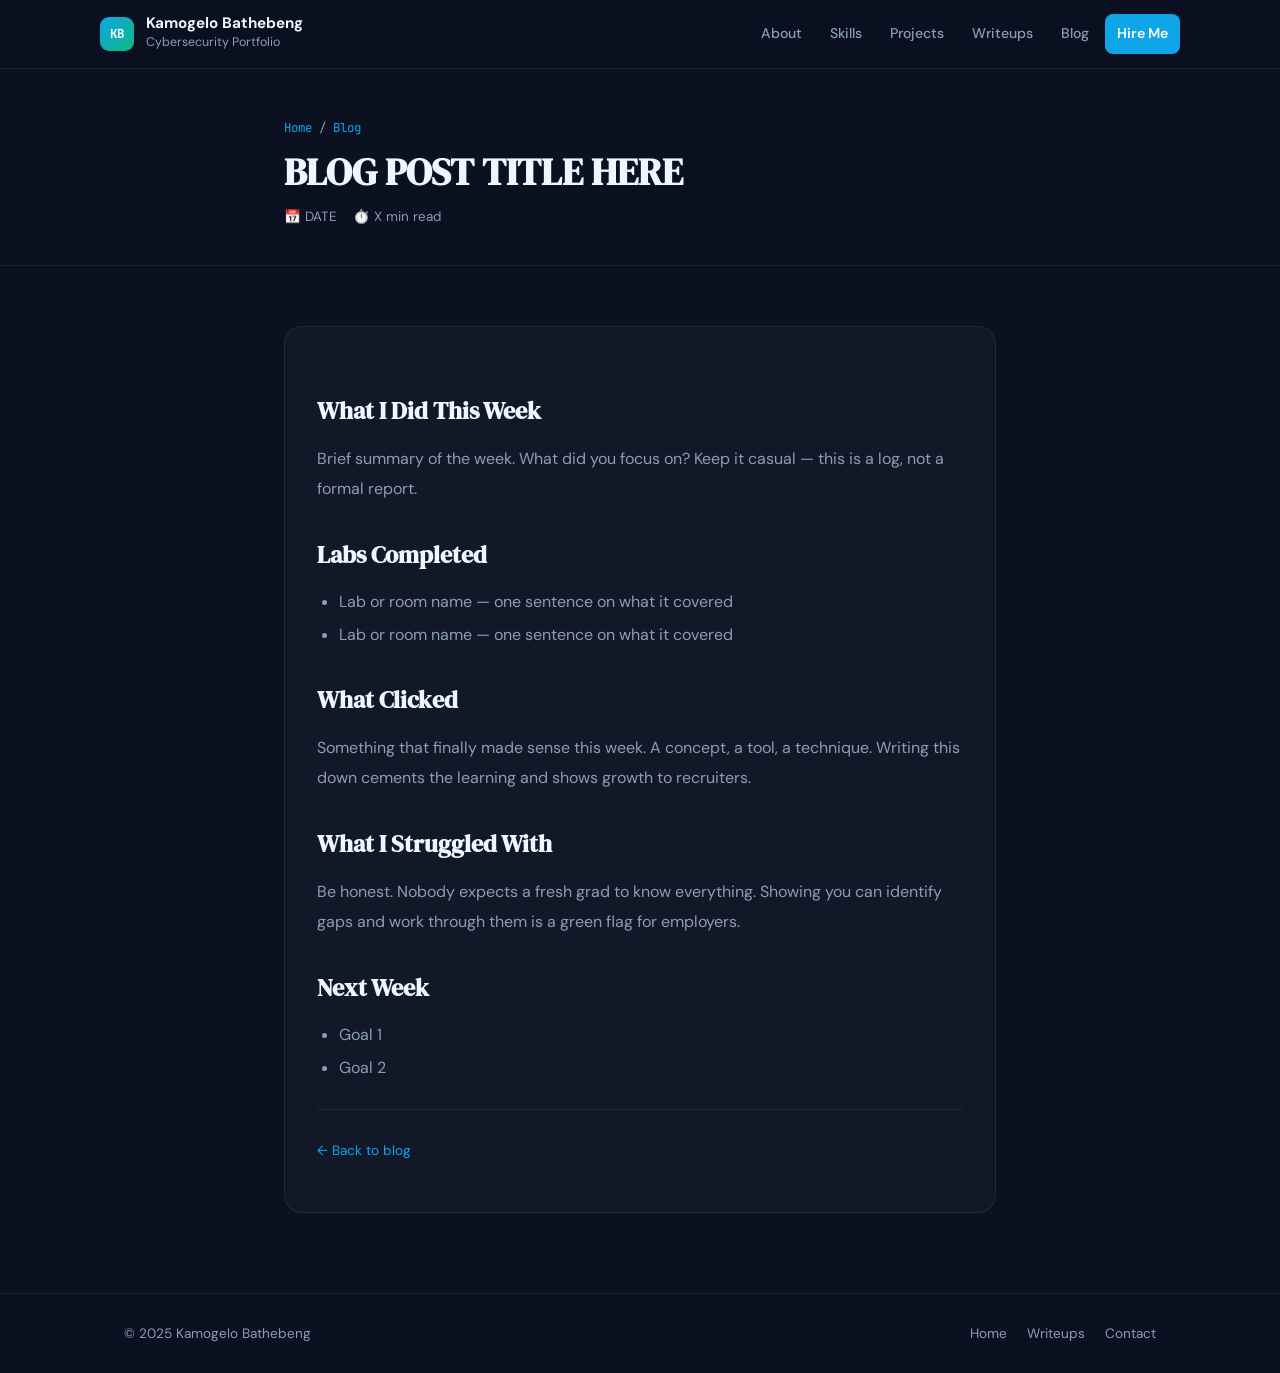
<file: blog/TEMPLATE-blogpost.html>
<!DOCTYPE html>
<html lang="en">
<head>
  <meta charset="utf-8"/>
  <meta name="viewport" content="width=device-width, initial-scale=1"/>
  <!-- CHANGE THIS -->
  <title>BLOG POST TITLE | Kamogelo Bathebeng</title>
  <link rel="preconnect" href="https://fonts.googleapis.com"/>
  <link href="https://fonts.googleapis.com/css2?family=DM+Serif+Display:ital@0;1&family=DM+Sans:wght@400;500;600;700&family=JetBrains+Mono:wght@400;600&display=swap" rel="stylesheet"/>
  <link rel="stylesheet" href="../style.css"/>
</head>
<body>

  <nav id="navbar">
    <div class="container nav-inner">
      <a href="../index.html" class="nav-brand">
        <div class="nav-mark">KB</div>
        <div>
          <div class="nav-name">Kamogelo Bathebeng</div>
          <div class="nav-tagline">Cybersecurity Portfolio</div>
        </div>
      </a>
      <button class="nav-toggle" id="navToggle">Menu</button>
      <div class="nav-links" id="navLinks">
        <a href="../index.html#about">About</a>
        <a href="../index.html#skills">Skills</a>
        <a href="../index.html#projects">Projects</a>
        <a href="../writeups/index.html">Writeups</a>
        <a href="index.html">Blog</a>
        <a href="../index.html#contact" class="nav-cta">Hire Me</a>
      </div>
    </div>
  </nav>

  <section class="page-hero">
    <div class="container prose-wrap">
      <div class="breadcrumb reveal"><a href="../index.html">Home</a> / <a href="index.html">Blog</a></div>
      <!-- CHANGE THIS -->
      <h1 class="reveal d1">BLOG POST TITLE HERE</h1>
      <div class="meta reveal d2">
        <span>📅 DATE</span>
        <span>⏱️ X min read</span>
      </div>
    </div>
  </section>

  <div class="divider"></div>

  <section>
    <div class="container prose-wrap">
      <div class="prose reveal">

        <h2>What I Did This Week</h2>
        <p>
          Brief summary of the week. What did you focus on?
          Keep it casual — this is a log, not a formal report.
        </p>

        <h2>Labs Completed</h2>
        <ul>
          <li>Lab or room name — one sentence on what it covered</li>
          <li>Lab or room name — one sentence on what it covered</li>
        </ul>

        <h2>What Clicked</h2>
        <p>
          Something that finally made sense this week. A concept, a tool, a technique.
          Writing this down cements the learning and shows growth to recruiters.
        </p>

        <h2>What I Struggled With</h2>
        <p>
          Be honest. Nobody expects a fresh grad to know everything.
          Showing you can identify gaps and work through them is a green flag for employers.
        </p>

        <h2>Next Week</h2>
        <ul>
          <li>Goal 1</li>
          <li>Goal 2</li>
        </ul>

        <hr/>
        <p style="font-size:0.85rem;">
          <a href="index.html">← Back to blog</a>
        </p>

      </div>
    </div>
  </section>

  <footer>
    <div class="container footer-inner">
      <div>© 2025 Kamogelo Bathebeng</div>
      <div class="footer-links">
        <a href="../index.html">Home</a>
        <a href="../writeups/index.html">Writeups</a>
        <a href="../index.html#contact">Contact</a>
      </div>
    </div>
  </footer>

  <script src="../script.js"></script>
</body>
</html>
</file>
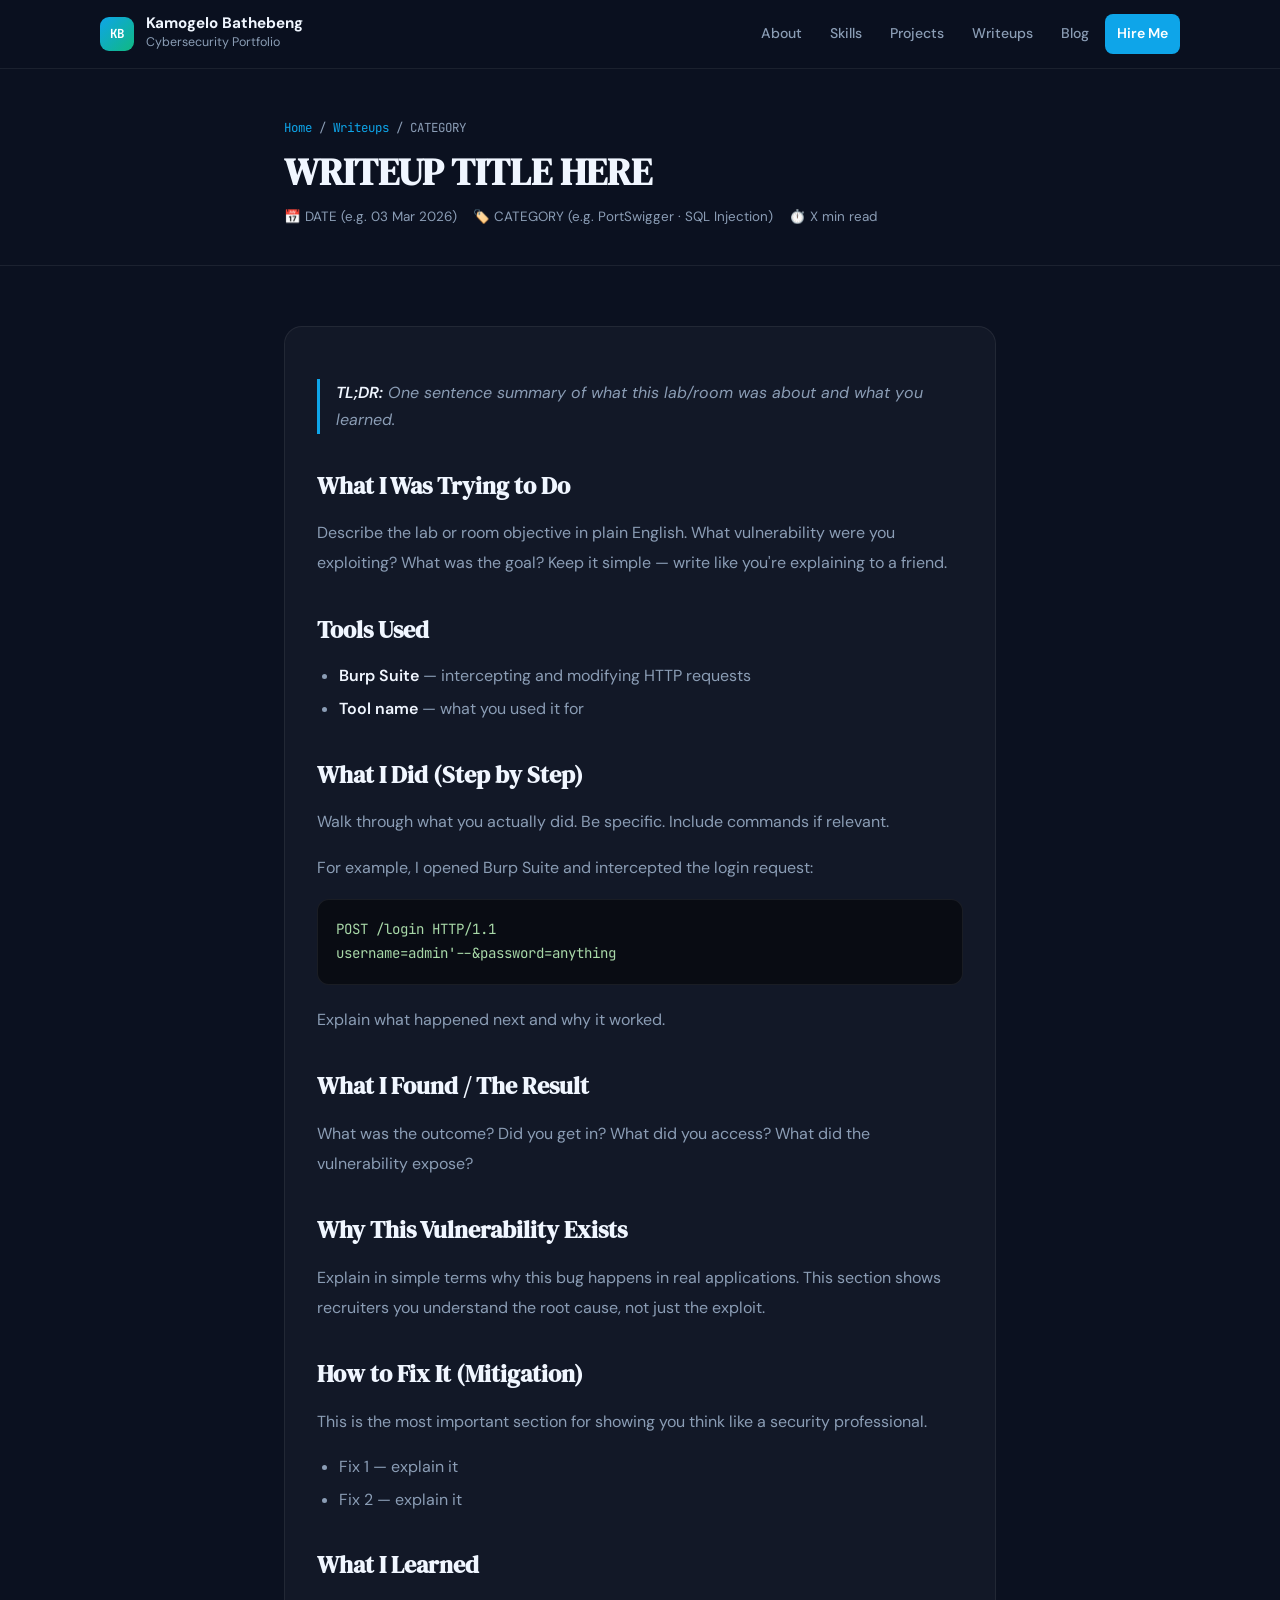
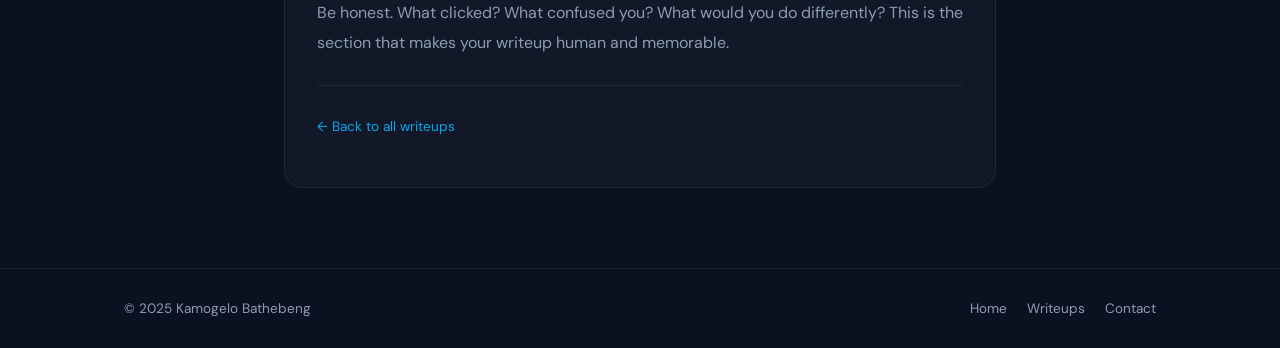
<file: writeups/TEMPLATE-writeup.html>
<!DOCTYPE html>
<html lang="en">
<head>
  <meta charset="utf-8"/>
  <meta name="viewport" content="width=device-width, initial-scale=1"/>
  <!-- CHANGE THIS: Update the title -->
  <title>WRITEUP TITLE | Kamogelo Bathebeng</title>
  <link rel="preconnect" href="https://fonts.googleapis.com"/>
  <link href="https://fonts.googleapis.com/css2?family=DM+Serif+Display:ital@0;1&family=DM+Sans:wght@400;500;600;700&family=JetBrains+Mono:wght@400;600&display=swap" rel="stylesheet"/>
  <link rel="stylesheet" href="../style.css"/>
</head>
<body>

  <nav id="navbar">
    <div class="container nav-inner">
      <a href="../index.html" class="nav-brand">
        <div class="nav-mark">KB</div>
        <div>
          <div class="nav-name">Kamogelo Bathebeng</div>
          <div class="nav-tagline">Cybersecurity Portfolio</div>
        </div>
      </a>
      <button class="nav-toggle" id="navToggle">Menu</button>
      <div class="nav-links" id="navLinks">
        <a href="../index.html#about">About</a>
        <a href="../index.html#skills">Skills</a>
        <a href="../index.html#projects">Projects</a>
        <a href="index.html">Writeups</a>
        <a href="../blog/index.html">Blog</a>
        <a href="../index.html#contact" class="nav-cta">Hire Me</a>
      </div>
    </div>
  </nav>

  <!-- PAGE HEADER — CHANGE EVERYTHING BELOW THIS LINE -->
  <section class="page-hero">
    <div class="container prose-wrap">
      <div class="breadcrumb reveal"><a href="../index.html">Home</a> / <a href="index.html">Writeups</a> / CATEGORY</div>
      <h1 class="reveal d1">WRITEUP TITLE HERE</h1>
      <div class="meta reveal d2">
        <span>📅 DATE (e.g. 03 Mar 2026)</span>
        <span>🏷️ CATEGORY (e.g. PortSwigger · SQL Injection)</span>
        <span>⏱️ X min read</span>
      </div>
    </div>
  </section>

  <div class="divider"></div>

  <!-- CONTENT -->
  <section>
    <div class="container prose-wrap">
      <div class="prose reveal">

        <!-- SUMMARY BOX — fill this in -->
        <blockquote>
          <strong>TL;DR:</strong> One sentence summary of what this lab/room was about and what you learned.
        </blockquote>

        <h2>What I Was Trying to Do</h2>
        <p>
          Describe the lab or room objective in plain English. What vulnerability were you exploiting?
          What was the goal? Keep it simple — write like you're explaining to a friend.
        </p>

        <h2>Tools Used</h2>
        <ul>
          <li><strong>Burp Suite</strong> — intercepting and modifying HTTP requests</li>
          <li><strong>Tool name</strong> — what you used it for</li>
        </ul>

        <h2>What I Did (Step by Step)</h2>
        <p>Walk through what you actually did. Be specific. Include commands if relevant.</p>

        <p>For example, I opened Burp Suite and intercepted the login request:</p>

        <pre><code>POST /login HTTP/1.1
username=admin'--&password=anything</code></pre>

        <p>Explain what happened next and why it worked.</p>

        <h2>What I Found / The Result</h2>
        <p>What was the outcome? Did you get in? What did you access? What did the vulnerability expose?</p>

        <h2>Why This Vulnerability Exists</h2>
        <p>
          Explain in simple terms why this bug happens in real applications.
          This section shows recruiters you understand the root cause, not just the exploit.
        </p>

        <h2>How to Fix It (Mitigation)</h2>
        <p>This is the most important section for showing you think like a security professional.</p>
        <ul>
          <li>Fix 1 — explain it</li>
          <li>Fix 2 — explain it</li>
        </ul>

        <h2>What I Learned</h2>
        <p>
          Be honest. What clicked? What confused you? What would you do differently?
          This is the section that makes your writeup human and memorable.
        </p>

        <hr/>
        <p style="font-size:0.85rem;">
          <a href="index.html">← Back to all writeups</a>
        </p>

      </div>
    </div>
  </section>

  <footer>
    <div class="container footer-inner">
      <div>© 2025 Kamogelo Bathebeng</div>
      <div class="footer-links">
        <a href="../index.html">Home</a>
        <a href="index.html">Writeups</a>
        <a href="../index.html#contact">Contact</a>
      </div>
    </div>
  </footer>

  <script src="../script.js"></script>
</body>
</html>
</file>
<file: style.css>
@import url('https://fonts.googleapis.com/css2?family=DM+Serif+Display:ital@0;1&family=DM+Sans:wght@400;500;600;700&family=JetBrains+Mono:wght@400;600&display=swap');

/* ── VARIABLES ── */
:root {
  --bg:      #0B1120;
  --bg2:     #111827;
  --text:    #F0F6FF;
  --muted:   #8B9DB5;
  --teal:    #0EA5E9;
  --teal2:   #0284C7;
  --green:   #10B981;
  --amber:   #F59E0B;
  --border:  rgba(255,255,255,0.07);
  --border2: rgba(14,165,233,0.22);
  --card:    rgba(255,255,255,0.03);
  --r:       14px;
}

/* ── RESET ── */
*, *::before, *::after { box-sizing: border-box; margin: 0; padding: 0; }
html { scroll-behavior: smooth; }
body { font-family: 'DM Sans', sans-serif; background: var(--bg); color: var(--text); line-height: 1.7; overflow-x: hidden; }
a { color: var(--teal); text-decoration: none; }
a:hover { color: var(--teal2); }
strong { color: var(--text); font-weight: 600; }
p { color: var(--muted); }

/* ── LAYOUT ── */
.container { max-width: 1080px; margin: 0 auto; padding: 0 24px; }
.divider { height: 1px; background: var(--border); }
section { padding: 60px 0; }

/* ── NAV ── */
#navbar {
  position: sticky; top: 0; z-index: 100;
  background: rgba(11,17,32,0.9);
  backdrop-filter: blur(16px);
  border-bottom: 1px solid var(--border);
}
.nav-inner { display: flex; align-items: center; justify-content: space-between; padding: 14px 0; }
.nav-brand { display: flex; align-items: center; gap: 12px; color: var(--text); }
.nav-brand:hover { color: var(--text); }
.nav-mark {
  width: 34px; height: 34px; border-radius: 9px;
  background: linear-gradient(135deg, var(--teal), var(--green));
  display: flex; align-items: center; justify-content: center;
  font-family: 'JetBrains Mono', monospace; font-weight: 700;
  font-size: 0.78rem; color: #fff; flex-shrink: 0;
}
.nav-name { font-weight: 700; font-size: 0.95rem; line-height: 1.2; }
.nav-tagline { font-size: 0.78rem; color: var(--muted); }
.nav-links { display: flex; gap: 4px; align-items: center; }
.nav-links a { color: var(--muted); font-weight: 500; font-size: 0.88rem; padding: 8px 12px; border-radius: 8px; transition: color .2s, background .2s; }
.nav-links a:hover { color: var(--text); background: rgba(255,255,255,0.05); }
.nav-links a.nav-cta { background: var(--teal); color: #fff !important; font-weight: 600; }
.nav-links a.nav-cta:hover { background: var(--teal2); }
.nav-toggle { display: none; background: none; border: 1px solid var(--border); color: var(--text); border-radius: 8px; padding: 8px 12px; cursor: pointer; font-size: 0.85rem; font-family: inherit; }

@media (max-width: 760px) {
  .nav-toggle { display: block; }
  .nav-links { display: none; flex-direction: column; position: absolute; top: 100%; left: 0; right: 0; background: var(--bg2); border-bottom: 1px solid var(--border); padding: 14px 24px 20px; gap: 2px; }
  .nav-links.open { display: flex; }
  .nav-links a { padding: 12px 8px; border-bottom: 1px solid var(--border); border-radius: 0; }
}

/* ── HERO ── */
.hero { padding: 72px 0 60px; }
.hero-layout { display: grid; grid-template-columns: 1fr 340px; gap: 48px; align-items: center; }
@media (max-width: 860px) { .hero-layout { grid-template-columns: 1fr; } }

.hero-badge {
  display: inline-flex; align-items: center; gap: 8px;
  background: rgba(16,185,129,0.1); border: 1px solid rgba(16,185,129,0.25);
  border-radius: 999px; padding: 6px 14px; margin-bottom: 20px;
  font-family: 'JetBrains Mono', monospace; font-size: 0.79rem; font-weight: 600; color: var(--green);
}
.dot {
  width: 7px; height: 7px; border-radius: 50%;
  background: var(--green); flex-shrink: 0;
  animation: blink 2s infinite;
}
@keyframes blink {
  0%,100% { box-shadow: 0 0 0 3px rgba(16,185,129,0.2); }
  50%      { box-shadow: 0 0 0 6px rgba(16,185,129,0.05); }
}
.hero h1 { font-family: 'DM Serif Display', serif; font-size: clamp(2.2rem, 4vw, 3.2rem); line-height: 1.1; margin-bottom: 18px; }
.hero h1 em { font-style: italic; color: var(--teal); }
.hero-sub { font-size: 1.03rem; color: var(--muted); max-width: 500px; margin-bottom: 28px; }
.btn-row { display: flex; gap: 12px; flex-wrap: wrap; margin-bottom: 28px; }
.hero-facts { display: flex; gap: 20px; flex-wrap: wrap; font-size: 0.84rem; color: var(--muted); }

/* Status card */
.status-card {
  background: var(--bg2); border: 1px solid var(--border);
  border-radius: 18px; padding: 24px; position: relative; overflow: hidden;
}
.status-card::before { content: ''; position: absolute; top: 0; left: 0; right: 0; height: 2px; background: linear-gradient(90deg, var(--teal), var(--green)); }
.status-card-title { font-family: 'JetBrains Mono', monospace; font-size: 0.74rem; color: var(--muted); margin-bottom: 16px; }
.status-rows { display: flex; flex-direction: column; gap: 9px; }
.status-row { display: flex; justify-content: space-between; align-items: center; background: rgba(255,255,255,0.03); border: 1px solid var(--border); border-radius: 8px; padding: 9px 12px; font-size: 0.84rem; }
.s-label { color: var(--muted); }
.s-value { font-weight: 600; }
.s-value.teal { color: var(--teal); }
.s-value.green { color: var(--green); }

/* ── BUTTONS ── */
.btn { display: inline-flex; align-items: center; gap: 8px; padding: 11px 20px; border-radius: 10px; font-weight: 600; font-size: 0.9rem; border: none; cursor: pointer; transition: transform .18s, background .18s; font-family: inherit; }
.btn:hover { transform: translateY(-2px); }
.btn-primary { background: var(--teal); color: #fff; }
.btn-primary:hover { background: var(--teal2); color: #fff; }
.btn-outline { background: transparent; color: var(--text); border: 1px solid var(--border2); }
.btn-outline:hover { background: rgba(14,165,233,0.1); color: var(--text); }

/* ── SECTION HEADERS ── */
.section-label { font-family: 'JetBrains Mono', monospace; font-size: 0.78rem; font-weight: 600; color: var(--teal); text-transform: uppercase; letter-spacing: 1.5px; margin-bottom: 8px; }
.section-title { font-family: 'DM Serif Display', serif; font-size: clamp(1.7rem, 2.5vw, 2.2rem); line-height: 1.2; margin-bottom: 8px; }
.section-sub { color: var(--muted); font-size: 0.97rem; margin-bottom: 32px; }

/* ── TWO COL ── */
.two-col { display: grid; grid-template-columns: 1fr 1fr; gap: 40px; align-items: start; }
@media (max-width: 720px) { .two-col { grid-template-columns: 1fr; } }

/* ── ABOUT ── */
.about-text p { color: var(--muted); margin-bottom: 16px; line-height: 1.8; }
.highlights { display: flex; flex-direction: column; gap: 12px; }
.highlight-item { display: flex; gap: 14px; align-items: flex-start; background: var(--card); border: 1px solid var(--border); border-radius: var(--r); padding: 16px; transition: border-color .2s; }
.highlight-item:hover { border-color: var(--border2); }
.hi-icon { font-size: 1.2rem; flex-shrink: 0; margin-top: 2px; }
.highlight-item strong { display: block; font-size: 0.92rem; margin-bottom: 3px; }
.highlight-item p { font-size: 0.83rem; margin: 0; color: var(--muted); }

/* ── SKILLS ── */
.skills-grid { display: grid; grid-template-columns: repeat(3,1fr); gap: 16px; }
@media (max-width: 860px) { .skills-grid { grid-template-columns: 1fr 1fr; } }
@media (max-width: 520px) { .skills-grid { grid-template-columns: 1fr; } }
.skill-box { background: var(--card); border: 1px solid var(--border); border-radius: var(--r); padding: 20px; transition: border-color .2s, transform .2s; }
.skill-box:hover { border-color: var(--border2); transform: translateY(-3px); }
.skill-box-title { font-weight: 700; font-size: 0.88rem; margin-bottom: 14px; }
.tags { display: flex; flex-wrap: wrap; gap: 7px; }
.tags span { font-family: 'JetBrains Mono', monospace; font-size: 0.73rem; padding: 4px 10px; border-radius: 6px; background: rgba(255,255,255,0.05); border: 1px solid var(--border); color: var(--muted); transition: color .2s, border-color .2s; cursor: default; }
.tags span:hover { color: var(--teal); border-color: var(--border2); }

/* ── PROJECTS ── */
.projects-grid { display: grid; grid-template-columns: 1fr 1fr; gap: 18px; }
@media (max-width: 720px) { .projects-grid { grid-template-columns: 1fr; } }
.project-card { background: var(--card); border: 1px solid var(--border); border-radius: 18px; padding: 24px; display: flex; flex-direction: column; transition: border-color .25s, transform .25s; }
.project-card.wide { grid-column: span 2; }
@media (max-width: 720px) { .project-card.wide { grid-column: span 1; } }
.project-card:hover { border-color: var(--border2); transform: translateY(-4px); }
.pc-top { display: flex; justify-content: space-between; align-items: center; margin-bottom: 12px; }
.pc-icon { font-size: 1.6rem; }
.pc-status { font-family: 'JetBrains Mono', monospace; font-size: 0.72rem; font-weight: 700; padding: 4px 10px; border-radius: 999px; letter-spacing: 0.5px; }
.pc-status.building { background: rgba(245,158,11,0.1); color: var(--amber); border: 1px solid rgba(245,158,11,0.2); }
.pc-status.done { background: rgba(16,185,129,0.1); color: var(--green); border: 1px solid rgba(16,185,129,0.25); }
.pc-title { font-weight: 700; font-size: 1.03rem; margin-bottom: 8px; }
.pc-desc { color: var(--muted); font-size: 0.88rem; line-height: 1.65; flex: 1; margin-bottom: 16px; }
.pc-tags { display: flex; gap: 7px; flex-wrap: wrap; margin-bottom: 16px; }
.tag { font-size: 0.75rem; font-weight: 600; padding: 4px 10px; border-radius: 6px; }
.tag.red   { background: rgba(239,68,68,0.1);   color: #F87171; border: 1px solid rgba(239,68,68,0.2); }
.tag.blue  { background: rgba(14,165,233,0.1);  color: #38BDF8; border: 1px solid rgba(14,165,233,0.2); }
.tag.green { background: rgba(16,185,129,0.1);  color: #34D399; border: 1px solid rgba(16,185,129,0.2); }
.tag.amber { background: rgba(245,158,11,0.1);  color: #FCD34D; border: 1px solid rgba(245,158,11,0.2); }
.pc-link { font-size: 0.83rem; font-weight: 600; color: var(--teal); transition: opacity .2s; margin-top: auto; }
.pc-link:hover { opacity: 0.75; color: var(--teal); }

/* ── CERTS ── */
.edu-block { background: var(--card); border: 1px solid var(--border); border-left: 3px solid var(--teal); border-radius: var(--r); padding: 20px 24px; display: flex; justify-content: space-between; align-items: flex-start; gap: 16px; flex-wrap: wrap; margin-bottom: 24px; }
.edu-degree { font-weight: 700; font-size: 1.0rem; margin-bottom: 4px; }
.edu-school { color: var(--muted); font-size: 0.87rem; }
.edu-year { font-family: 'JetBrains Mono', monospace; font-size: 0.85rem; color: var(--green); font-weight: 600; }
.certs-grid { display: grid; grid-template-columns: 1fr 1fr; gap: 14px; }
@media (max-width: 640px) { .certs-grid { grid-template-columns: 1fr; } }
.cert-card { background: var(--card); border: 1px solid var(--border); border-radius: var(--r); padding: 18px 20px; display: flex; gap: 14px; align-items: flex-start; transition: border-color .2s; }
.cert-card:hover { border-color: var(--border2); }
.cert-icon { font-size: 1.4rem; flex-shrink: 0; margin-top: 2px; }
.cert-name { font-weight: 700; font-size: 0.9rem; margin-bottom: 3px; }
.cert-org { font-size: 0.82rem; color: var(--muted); margin-bottom: 5px; }
.cert-status { font-family: 'JetBrains Mono', monospace; font-size: 0.74rem; font-weight: 600; }
.cert-status.pending { color: var(--amber); }
.cert-status.done { color: var(--green); }

/* ── CONTACT ── */
.contact-links { display: flex; flex-direction: column; gap: 10px; }
.contact-link { display: flex; align-items: center; gap: 14px; padding: 14px 16px; background: var(--card); border: 1px solid var(--border); border-radius: var(--r); color: var(--text); transition: border-color .2s, transform .2s; }
.contact-link:hover { border-color: var(--border2); transform: translateX(4px); color: var(--text); }
.cl-icon { width: 38px; height: 38px; border-radius: 9px; background: rgba(14,165,233,0.1); display: flex; align-items: center; justify-content: center; font-family: 'JetBrains Mono', monospace; font-size: 0.78rem; font-weight: 700; color: var(--teal); flex-shrink: 0; }
.cl-name { font-weight: 600; font-size: 0.9rem; }
.cl-sub { font-size: 0.8rem; color: var(--muted); margin-top: 2px; }
.contact-link span:last-child { margin-left: auto; color: var(--muted); }
.open-box { background: rgba(16,185,129,0.06); border: 1px solid rgba(16,185,129,0.2); border-radius: var(--r); padding: 24px; }
.open-title { font-weight: 700; font-size: 0.97rem; margin-bottom: 16px; display: flex; align-items: center; gap: 8px; }
.open-list { list-style: none; display: flex; flex-direction: column; gap: 10px; }
.open-list li { font-size: 0.88rem; color: var(--muted); }

/* ── FOOTER ── */
footer { border-top: 1px solid var(--border); padding: 28px 0; margin-top: 20px; }
.footer-inner { display: flex; justify-content: space-between; align-items: center; flex-wrap: wrap; gap: 12px; font-size: 0.85rem; color: var(--muted); }
.footer-links { display: flex; gap: 20px; }
.footer-links a { color: var(--muted); font-size: 0.85rem; transition: color .2s; }
.footer-links a:hover { color: var(--teal); }

/* ── PAGE HEADER (inner pages) ── */
.page-hero { padding: 48px 0 36px; }
.page-hero .breadcrumb { font-family: 'JetBrains Mono', monospace; font-size: 0.78rem; color: var(--muted); margin-bottom: 12px; }
.page-hero .breadcrumb a { color: var(--teal); }
.page-hero h1 { font-family: 'DM Serif Display', serif; font-size: clamp(1.8rem, 3vw, 2.6rem); line-height: 1.15; margin-bottom: 10px; }
.page-hero .meta { display: flex; gap: 16px; flex-wrap: wrap; font-size: 0.84rem; color: var(--muted); margin-top: 12px; }
.page-hero .meta span { display: flex; align-items: center; gap: 6px; }

/* ── ARTICLE GRID (listing pages) ── */
.article-grid { display: grid; grid-template-columns: repeat(3,1fr); gap: 18px; }
@media (max-width: 900px) { .article-grid { grid-template-columns: 1fr 1fr; } }
@media (max-width: 580px) { .article-grid { grid-template-columns: 1fr; } }
.article-card { background: var(--card); border: 1px solid var(--border); border-radius: var(--r); padding: 22px; display: flex; flex-direction: column; transition: border-color .25s, transform .25s; }
.article-card:hover { border-color: var(--border2); transform: translateY(-3px); }
.article-card .ac-label { font-family: 'JetBrains Mono', monospace; font-size: 0.72rem; color: var(--teal); font-weight: 600; margin-bottom: 8px; text-transform: uppercase; letter-spacing: 1px; }
.article-card h3 { font-size: 1.0rem; font-weight: 700; margin-bottom: 8px; line-height: 1.35; }
.article-card h3 a { color: var(--text); }
.article-card h3 a:hover { color: var(--teal); }
.article-card p { font-size: 0.86rem; color: var(--muted); flex: 1; margin-bottom: 14px; line-height: 1.6; }
.article-card .ac-footer { display: flex; justify-content: space-between; align-items: center; font-size: 0.8rem; color: var(--muted); margin-top: auto; }
.article-card .ac-footer a { color: var(--teal); font-weight: 600; }

/* ── PROSE (content pages) ── */
.prose-wrap { max-width: 760px; margin: 0 auto; }
.prose { background: var(--card); border: 1px solid var(--border); border-radius: 18px; padding: 32px; }
.prose h2 { font-family: 'DM Serif Display', serif; font-size: 1.5rem; margin: 32px 0 12px; color: var(--text); }
.prose h3 { font-size: 1.1rem; font-weight: 700; margin: 24px 0 8px; color: var(--text); }
.prose p { color: var(--muted); margin-bottom: 16px; line-height: 1.85; }
.prose ul, .prose ol { color: var(--muted); padding-left: 22px; margin-bottom: 16px; }
.prose li { margin-bottom: 6px; line-height: 1.7; }
.prose strong { color: var(--text); }
.prose code { font-family: 'JetBrains Mono', monospace; background: rgba(255,255,255,0.07); padding: 2px 7px; border-radius: 6px; font-size: 0.87em; color: var(--teal); }
.prose pre { background: rgba(0,0,0,0.5); padding: 18px; border-radius: 12px; overflow-x: auto; border: 1px solid var(--border); margin-bottom: 20px; }
.prose pre code { background: none; padding: 0; color: #a8d8a8; font-size: 0.88rem; }
.prose blockquote { border-left: 3px solid var(--teal); padding-left: 16px; margin: 20px 0; color: var(--muted); font-style: italic; }
.prose img { max-width: 100%; border-radius: 12px; border: 1px solid var(--border); margin: 16px 0; }
.prose hr { border: none; border-top: 1px solid var(--border); margin: 28px 0; }

/* ── REVEAL ── */
.reveal { opacity: 0; transform: translateY(16px); transition: opacity .5s ease, transform .5s ease; }
.reveal.visible { opacity: 1; transform: translateY(0); }
.d1 { transition-delay: .1s; }
.d2 { transition-delay: .2s; }
.d3 { transition-delay: .3s; }
</file>
